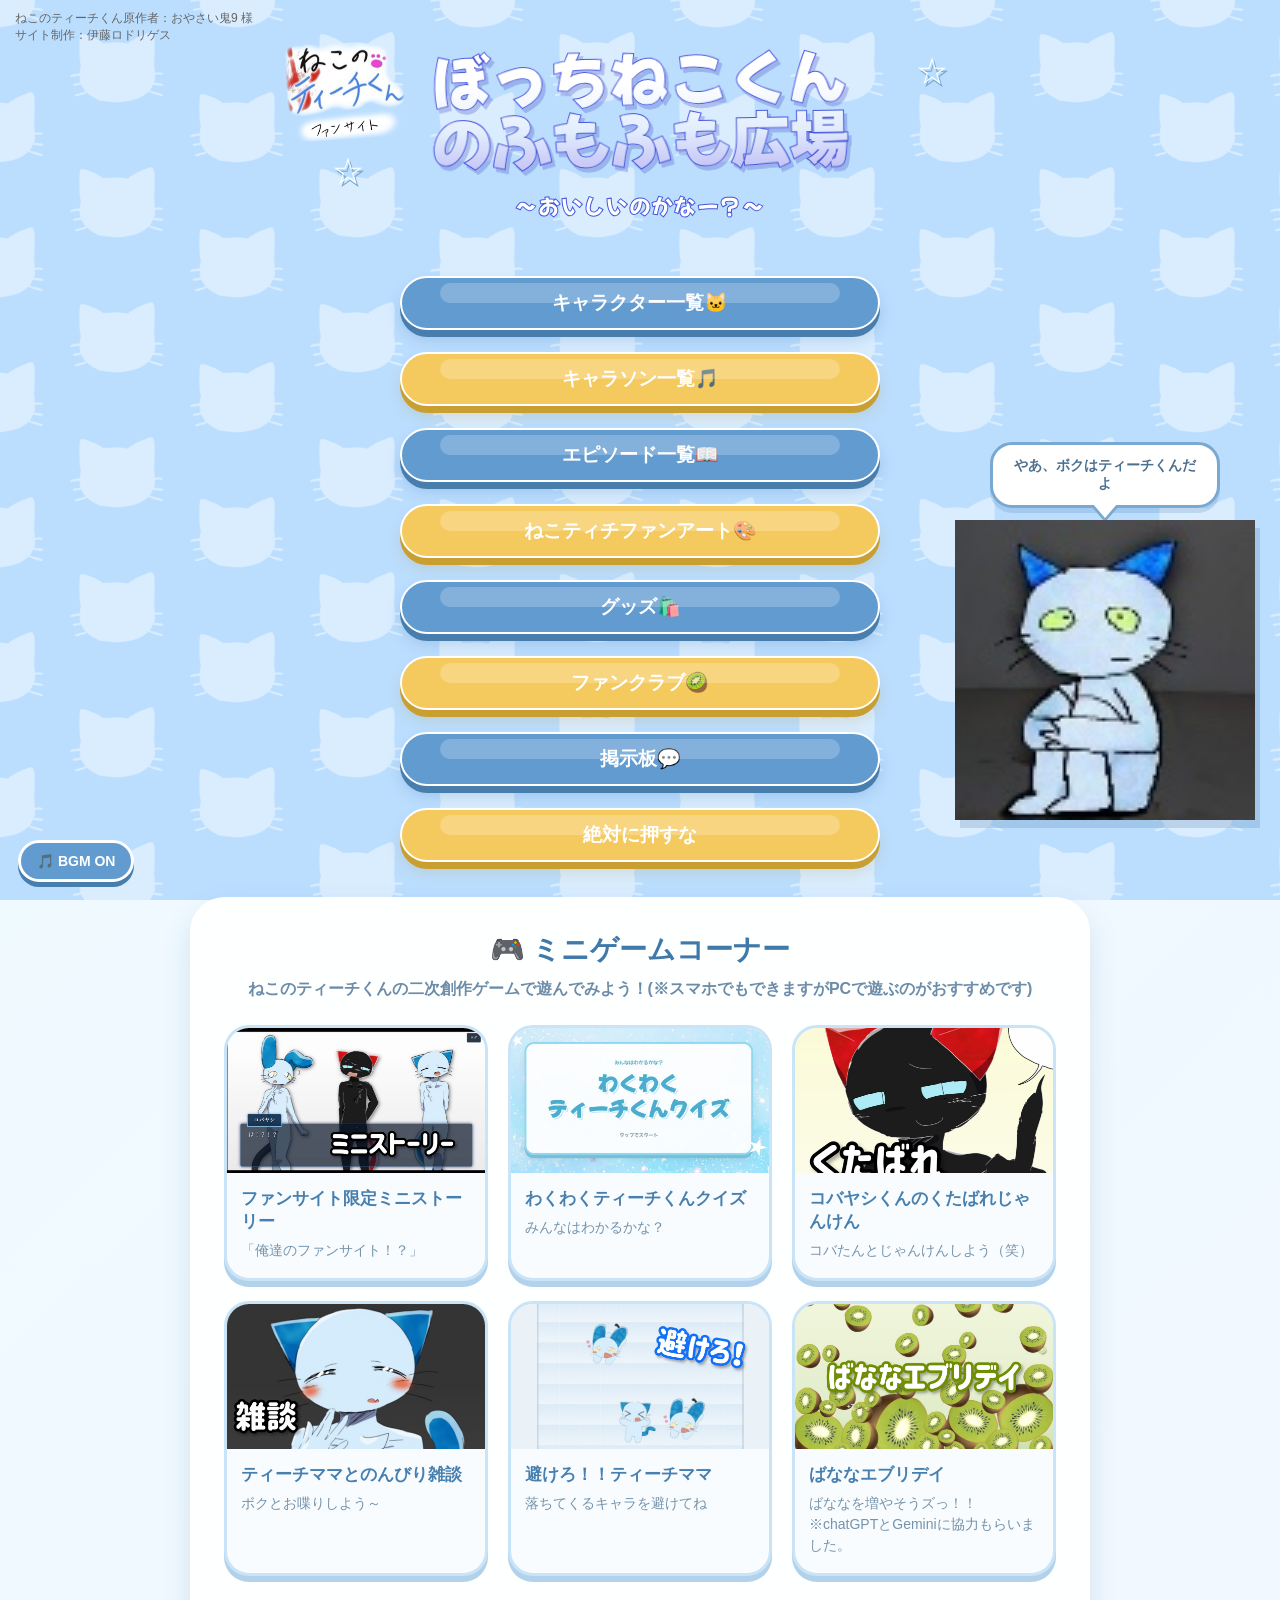
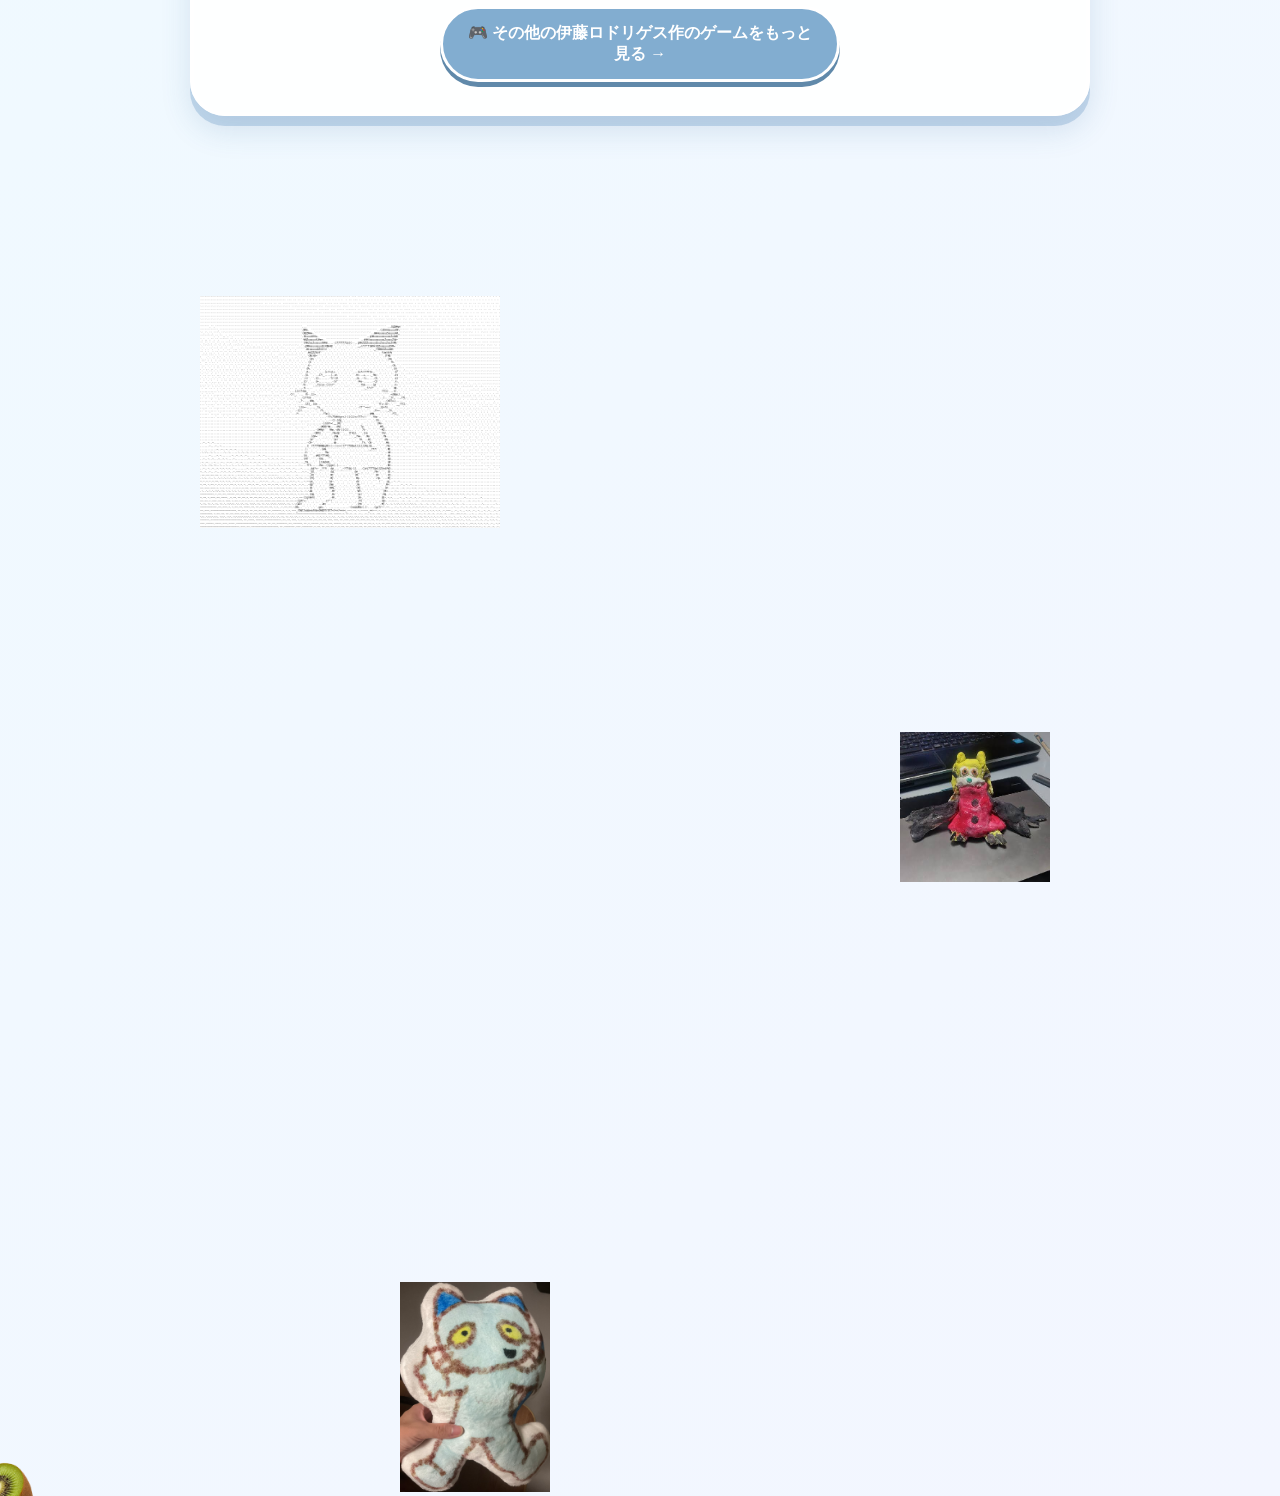
<file: index.html>
<!DOCTYPE html>
<html lang="ja">
<head>
    <meta charset="UTF-8">
    <meta name="viewport" content="width=device-width, initial-scale=1.0">

    <title>ねこのティーチくんファンサイト　ぼっちねこくんのふもふも広場</title>

<meta
    name="description"
    content="ねこのティーチくんのファンサイトです！ファンコンテンツやミニゲーム、掲示板などを楽しめます🥝"
>

<meta
    name="robots"
    content="index, follow"
>

    <link rel="stylesheet" href="css/style.css">
</head>

<body>

    <!-- =========================
         背景
    ========================== -->
    <div class="background"></div>


    <!-- =========================
         メインコンテンツ
    ========================== -->
    <main class="container">

        <!-- =========================
             ヘッダー・サイトタイトル
        ========================== -->
        <header class="site-header">

            <div class="title-row">

    <!-- 公式ロゴ -->
    <div class="title-logo">
    <a
        href="https://youtube.com/@oyasainoni9?si=fCqcww_UuQ9Hox1h"
        target="_blank"
        rel="noopener noreferrer"
    >
        <img
            src="images/logo.png"
            alt="ねこのティーチくん"
            class="site-logo"
        >
    </a>
</div>


    <!-- サイトタイトル -->
    <div class="site-title">

        <div class="site-name-decoration decoration-left">
            ☆
        </div>

        <h1 class="site-name-main" id="gravityTrigger">
    ぼっちねこくん<br>
    のふもふも広場
</h1>

        <p class="catchphrase">
            〜おいしいのかなー？〜
        </p>

        <div class="site-name-decoration decoration-right">
            ☆
        </div>

    </div>

</div>

            </div>

        </header>


        <!-- =========================
             メニューボタン
        ========================== -->
        <nav class="menu">

            <a href="characters.html" class="menu-button">
                キャラクター一覧🐱
            </a>

            <a href="songs.html" class="menu-button">
                キャラソン一覧🎵
            </a>

            <a href="episodes.html" class="menu-button">
                エピソード一覧📖
            </a>

            <a
                href="https://x.com/hashtag/%E3%81%AD%E3%81%93%E3%81%AE%E3%83%86%E3%82%A3%E3%83%BC%E3%83%81%E3%81%8F%E3%82%93"
                class="menu-button"
                target="_blank"
                rel="noopener noreferrer"
            >
                ねこティチファンアート🎨
            </a>

            <a
    href="https://booth.pm/ja/search/%E3%81%AD%E3%81%93%E3%81%AE%E3%83%86%E3%82%A3%E3%83%BC%E3%83%81%E3%81%8F%E3%82%93"
    class="menu-button"
    target="_blank"
    rel="noopener noreferrer"
>
    グッズ🛍️
</a>


            


            <a href="fanclub.html" class="menu-button">
                ファンクラブ🥝
            </a>

            <a href="board.html" class="menu-button">
                掲示板💬
            </a>

            <a href="horror.html" class="menu-button">
                絶対に押すな
            </a>

        </nav>


        <!-- =========================
             ミニゲーム紹介
        ========================== -->
        <section class="games-section">

            <h2>🎮 ミニゲームコーナー</h2>

            <p class="section-description">
                ねこのティーチくんの二次創作ゲームで遊んでみよう！(※スマホでもできますがPCで遊ぶのがおすすめです)
            </p>


            <div class="game-grid">

                <!-- ゲーム① -->
                <a
                    href="https://yoshitatsuyoshitatsu0520-maker.github.io/teach-mini-novel/"
                    class="game-card"
                >
                    <img
                        src="images/games/93f92449-1209-49a3-89a0-b4b708b14c5b.jfif"
                        alt="準備中"
                    >

                    <h3>ファンサイト限定ミニストーリー</h3>

                    <p>
                        「俺達のファンサイト！？」
                    </p>
                </a>


                <!-- ゲーム② -->
                <a
                    href="https://yoshitatsuyoshitatsu0520-maker.github.io/teach-quiz/"
                    class="game-card"
                >
                    <img
                        src="images/games/2.jpg"
                        alt="準備中"
                    >

                    <h3>わくわくティーチくんクイズ</h3>

                    <p>
                        みんなはわかるかな？
                    </p>
                </a>


                <!-- ゲーム③ -->
                <a
                    href="https://yoshitatsuyoshitatsu0520-maker.github.io/kobayashijanken/"
                    class="game-card"
                >
                    <img
                        src="images/games/ee6d8893-c83d-4713-a32d-7119b4601365.jfif"
                        alt="準備中"
                    >

                    <h3>コバヤシくんのくたばれじゃんけん</h3>

                    <p>
                        コバたんとじゃんけんしよう（笑）
                    </p>
                </a>

                <a
                    href="https://yoshitatsuyoshitatsu0520-maker.github.io/teach-zatudan/"
                    class="game-card"
                >
                    <img
                        src="images/games/F8D59499-FA9B-4F0E-8724-55F1CEFD935D.jpg"
                        alt="準備中"
                    >

                    <h3>ティーチママとのんびり雑談</h3>

                    <p>
                        ボクとお喋りしよう～
                    </p>
                </a>

                <a
                    href="https://yoshitatsuyoshitatsu0520-maker.github.io/dodge-teach/"
                    class="game-card"
                >
                    <img
                        src="images/games/46D64868-A54D-4868-802B-340BECE7CB43.jpg"
                        alt="準備中"
                    >

                    <h3>避けろ！！ティーチママ</h3>

                    <p>
                        落ちてくるキャラを避けてね
                    </p>
                </a>

                <a
                    href="https://yoshitatsuyoshitatsu0520-maker.github.io/banana/"
                    class="game-card"
                >
                    <img
                        src="images/games/0C508807-83B9-482D-BC97-92E4C74FFDA8.jpg"
                        alt="準備中"
                    >

                    <h3>ばななエブリデイ</h3>

                    <p>
                        ばななを増やそうズっ！！※chatGPTとGeminiに協力もらいました。
                    </p>
                </a>

                

            </div>


            <!-- ゲーム一覧 -->
            <a href="https://yoshitatsuyoshitatsu0520-maker.github.io/Rodriguez-Homepage/game.html" class="more-button">
                🎮 その他の伊藤ロドリゲス作のゲームをもっと見る →
            </a>

        </section>

    </main>


    <!-- =========================
         ティーチくん
    ========================== -->
    <div class="teach-character">

        <div id="teachBubble" class="teach-bubble">
            やあ、ボクはティーチくんだよ
        </div>

        <img
            src="images/teach.png"
            alt="ティーチくん"
            id="teachImage"
        >

    </div>


    <!-- =========================
         BGM
    ========================== -->
    <div class="bgm-control">

        <button id="bgmButton" type="button">
            🎵 BGM ON
        </button>

        <audio id="bgm" loop>
            <source src="audio/bgm.mp3" type="audio/mpeg">
        </audio>

    </div>
<div class="aa-container">

<a href="https://x.com/dameruhen" target="_blank">
<img
    src="images/AA.png"
    class="aa-image"
>
</a>
<img
    src="images/eb7d62f5-c356-46bf-906e-d9b760c4e367.png"
    class="f-image"
>
<a href="https://www.pixiv.net/users/14104709" target="_blank">
<img
    src="images/835F22D7-29B0-4A16-807B-B58348DBC132.jpg"
    class="t-image"
>
</a>
</div>
    <!-- =========================
         クレジット
    ========================== -->
    <footer class="credit">

        <span>
            ねこのティーチくん原作者：おやさい鬼9 様<br>
        </span>

        <span>
            サイト制作：伊藤ロドリゲス
        </span>

    </footer>
<audio id="horrorSound" preload="auto">
    <source src="audio/no.mp3" type="audio/mpeg">
</audio>
<link rel="preconnect" href="https://fonts.googleapis.com">
<link rel="preconnect" href="https://fonts.gstatic.com" crossorigin>

<link
    href="https://fonts.googleapis.com/css2?family=Mochiy+Pop+One&display=swap"
    rel="stylesheet"



>


<img id="cursorKiwi" src="images/kiwi.png" alt="">
<!-- 隠しコメント -->
<div id="secretComment"></div>

<!-- 合言葉ポップアップ -->
<div id="secretPopup">
    <div class="secretPopupBox">
        <p id="secretMessage">
            よく見つけたなｗ<br>
            合言葉を教えてやるよ、<br>
            『ねこはねこでもふもふものねこ』だ！<br>
            覚えときな
        </p>

        <button id="secretClose">閉じる</button>
    </div>
</div>
<!-- 合言葉入力画面 -->
<div id="passwordPopup">
    <div class="passwordBox">

        <h2>秘密の合言葉</h2>

        <p>合言葉を言え</p>

        <input
            type="text"
            id="passwordInput"
            placeholder="ここに入力"
        >

        <button id="passwordButton">
            確認
        </button>

        <p id="passwordResult"></p>

        <button id="passwordClose">
            閉じる
        </button>

    </div>
</div>
<script>
/* =========================================
   サイト名クリック：無重力モード
========================================= */

const gravityTrigger =
    document.getElementById("gravityTrigger");

let gravityActive = false;

gravityTrigger.addEventListener("click", () => {

    /* 発動中なら無視 */
    if (gravityActive) return;

    gravityActive = true;

    document.body.classList.add("gravity-active");


    /*
     * 無重力にするもの
     *
     * サイト名
     * 左右の星
     * 公式ロゴ
     * メニューボタン
     * ゲームコーナー
     * その他ゲームボタン
     * ティーチくん
     * BGMボタン
     * クレジット
     *
     * ※キウイは別処理
     */
    const targets = document.querySelectorAll(
        ".site-title, " +
        ".title-logo, " +
        ".menu-button, " +
        ".games-section, " +
        ".teach-character, " +
        ".bgm-control, " +
        ".credit, " +
        ".more-button"
    );


    targets.forEach((element) => {

        /* ランダムな移動距離 */

        const x =
            (Math.random() * 1400 - 700) + "px";

        const y =
            (Math.random() * 900 - 450) + "px";


        /* ランダム回転 */

        const r =
            (Math.random() * 1200 - 600) + "deg";


        /* ランダムサイズ */

        const s =
            (0.75 + Math.random() * 0.6).toFixed(2);


        element.style.setProperty("--gx", x);
        element.style.setProperty("--gy", y);
        element.style.setProperty("--gr", r);
        element.style.setProperty("--gs", s);


        /* 無重力開始 */

        element.classList.add("gravity-floating");

    });


    /*
     * キウイはカーソル追従を維持しながら
     * 無重力っぽく動かす
     */

    const kiwi =
        document.getElementById("cursorKiwi");

    if (kiwi) {

        kiwi.classList.add("gravity-kiwi");

    }


    /*
     * 10秒後に全部元へ戻す
     */

    setTimeout(() => {

        targets.forEach((element) => {

            element.classList.remove(
                "gravity-floating"
            );

            element.style.removeProperty("--gx");
            element.style.removeProperty("--gy");
            element.style.removeProperty("--gr");
            element.style.removeProperty("--gs");

        });


        /* キウイも通常状態へ */

        if (kiwi) {
            kiwi.classList.remove("gravity-kiwi");
        }


        document.body.classList.remove(
            "gravity-active"
        );


        gravityActive = false;

    }, 10000);

});
</script>
<script>
/* =========================================
   f-image ホラー・バグ演出
========================================= */

const horrorImage = document.querySelector(".f-image");

if (horrorImage) {

    horrorImage.addEventListener("click", () => {

        /* すでに発動中なら無視 */
        if (document.body.classList.contains("horror-glitch")) {
            return;
        }


        /* 効果音 */

        const horrorSound =
            document.getElementById("horrorSound");

        if (horrorSound) {

            horrorSound.currentTime = 0;
            horrorSound.volume = 0.8;
            horrorSound.play();

        }


        /* BGM */

        const bgm =
            document.getElementById("bgm");

        if (bgm) {

            /* BGMをスローモーションにする */
            bgm.playbackRate = 0.30;

        }


        /* バグ開始 */

        document.body.classList.add(
            "horror-glitch"
        );

        horrorImage.classList.add(
            "horror-image"
        );


        /* ERROR文字 */

        const errorText =
            document.createElement("div");

        errorText.className =
            "horror-error";

        errorText.textContent =
            "タｽケテ";

        document.body.appendChild(
            errorText
        );


        /* 14秒後に元へ戻す */

        setTimeout(() => {

            document.body.classList.remove(
                "horror-glitch"
            );

            horrorImage.classList.remove(
                "horror-image"
            );

            errorText.remove();


            /* BGMを通常速度へ戻す */

            if (bgm) {

                bgm.playbackRate = 1.0;

            }

        }, 14000);

    });

}
</script>


<!-- =========================
     JavaScript
========================= -->
<script src="js/teach.js"></script>


</body>
</html>
</file>
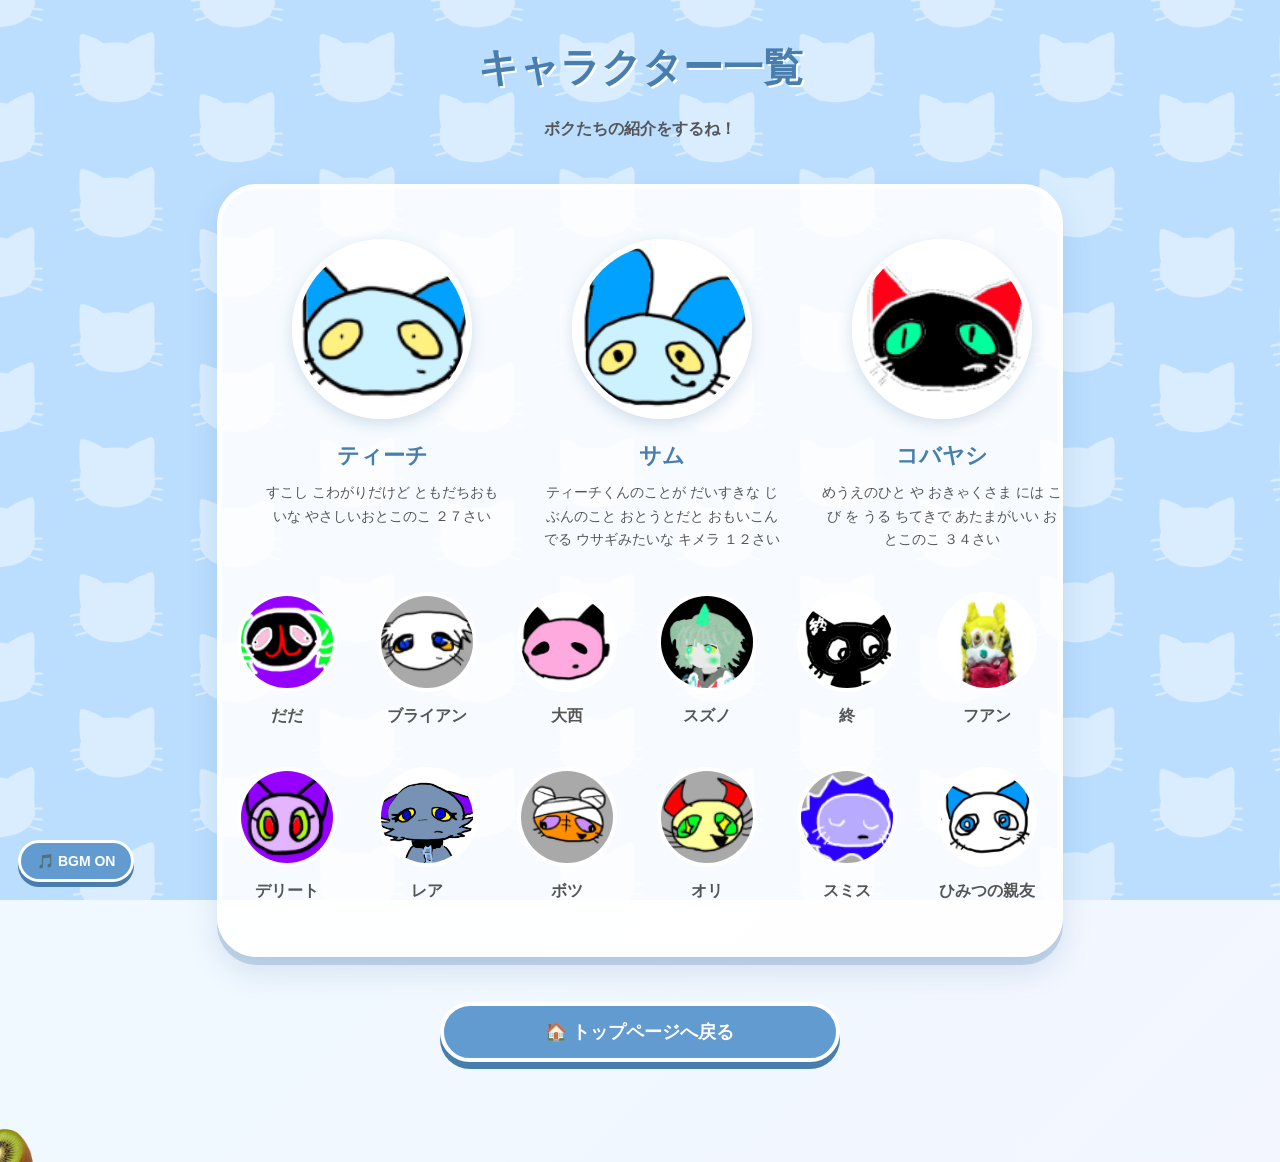
<file: characters.html>
<!DOCTYPE html>
<html lang="ja">

<head>
    <meta charset="UTF-8">
    <meta name="viewport" content="width=device-width, initial-scale=1.0">

    <title>キャラクター一覧｜ぼっちねこくんのふもふも広場</title>

    <link rel="stylesheet" href="css/style.css">

    <link rel="preconnect" href="https://fonts.googleapis.com">
    <link rel="preconnect" href="https://fonts.gstatic.com" crossorigin>

    <link
        href="https://fonts.googleapis.com/css2?family=Mochiy+Pop+One&display=swap"
        rel="stylesheet"
    >
</head>


<body>

    <!-- =========================
         背景
    ========================== -->
    <div class="background"></div>


    <!-- =========================
         メインコンテンツ
    ========================== -->
    <main class="container character-page">


        <!-- =========================
             ページタイトル
        ========================== -->
        <header class="page-header">

            <h1>キャラクター一覧</h1>

            <p>
                ボクたちの紹介をするね！
            </p>

        </header>



        <!-- =========================
             主要キャラクター
        ========================== -->
        <section class="characters-section">

    <div class="character-list">


        <!-- 主要キャラクター -->

        <div class="main-character-card">

            <img
                src="images/characters/teach2.png"
                alt="ティーチ"
            >

            <h3>ティーチ</h3>

            <p>
                すこし こわがりだけど ともだちおもいな やさしいおとこのこ ２７さい
            </p>

        </div>
        
        <div class="main-character-card">

            <img
                src="images/characters/sam.png"
                alt="サム"
            >

            <h3>サム</h3>

            <p>
                ティーチくんのことが だいすきな じぶんのこと おとうとだと おもいこんでる ウサギみたいな キメラ １２さい
            </p>

        </div>

        <div class="main-character-card">

            <img
                src="images/characters/kobayashi.png"
                alt="コバヤシ"
            >

            <h3>コバヤシ</h3>

            <p>
                めうえのひと や おきゃくさま には こび を うる ちてきで あたまがいい おとこのこ ３４さい
            </p>

        </div>




        <!-- その他のキャラクター -->

        <div class="character-icon-card">
            <img src="images/characters/character04.png" alt="">
            <p>だだ</p>
        </div>

        <div class="character-icon-card">
            <img src="images/characters/character05.png" alt="">
            <p>ブライアン</p>
        </div>

        <div class="character-icon-card">
            <img src="images/characters/character06.png" alt="">
            <p>大西</p>
        </div>

        <div class="character-icon-card">
            <img src="images/characters/character07.png" alt="">
            <p>スズノ</p>
        </div>

        <div class="character-icon-card">
            <img src="images/characters/character08.png" alt="">
            <p>終</p>
        </div>
        <div class="character-icon-card">
            <img src="images/characters/character09.png" alt="">
            <p>フアン</p>
        </div>
        <div class="character-icon-card">
            <img src="images/characters/character10.png" alt="">
            <p>デリート</p>
        </div>
        <div class="character-icon-card">
            <img src="images/characters/character11.png" alt="">
            <p>レア</p>
        </div>
        <div class="character-icon-card">
            <img src="images/characters/character12.png" alt="">
            <p>ボツ</p>
        </div>

        <div class="character-icon-card">
            <img src="images/characters/character13.png" alt="">
            <p>オリ</p>
        </div>

        <div class="character-icon-card">
            <img src="images/characters/character14.png" alt="">
            <p>スミス</p>
        </div>

        <div class="character-icon-card">
            <img src="images/characters/character15.png" alt="">
            <p>ひみつの親友</p>
        </div>

    </div>

</section>


        <!-- =========================
             戻るボタン
        ========================== -->
        <a
            href="index.html"
            class="back-button"
        >
            🏠 トップページへ戻る
        </a>


    </main>

<!-- =========================
     BGM
========================= -->
<div class="bgm-control">

    <button id="bgmButton" type="button">
        🎵 BGM ON
    </button>

    <audio id="bgm" loop>
        <source src="audio/bgm.mp3" type="audio/mpeg">
    </audio>

</div>


<!-- =========================
     キウイ
========================= -->
<img
    id="cursorKiwi"
    src="images/kiwi.png"
    alt=""
>


<!-- =========================
     JavaScript
========================= -->
<script src="js/teach.js"></script>

</body>
</html>
</file>
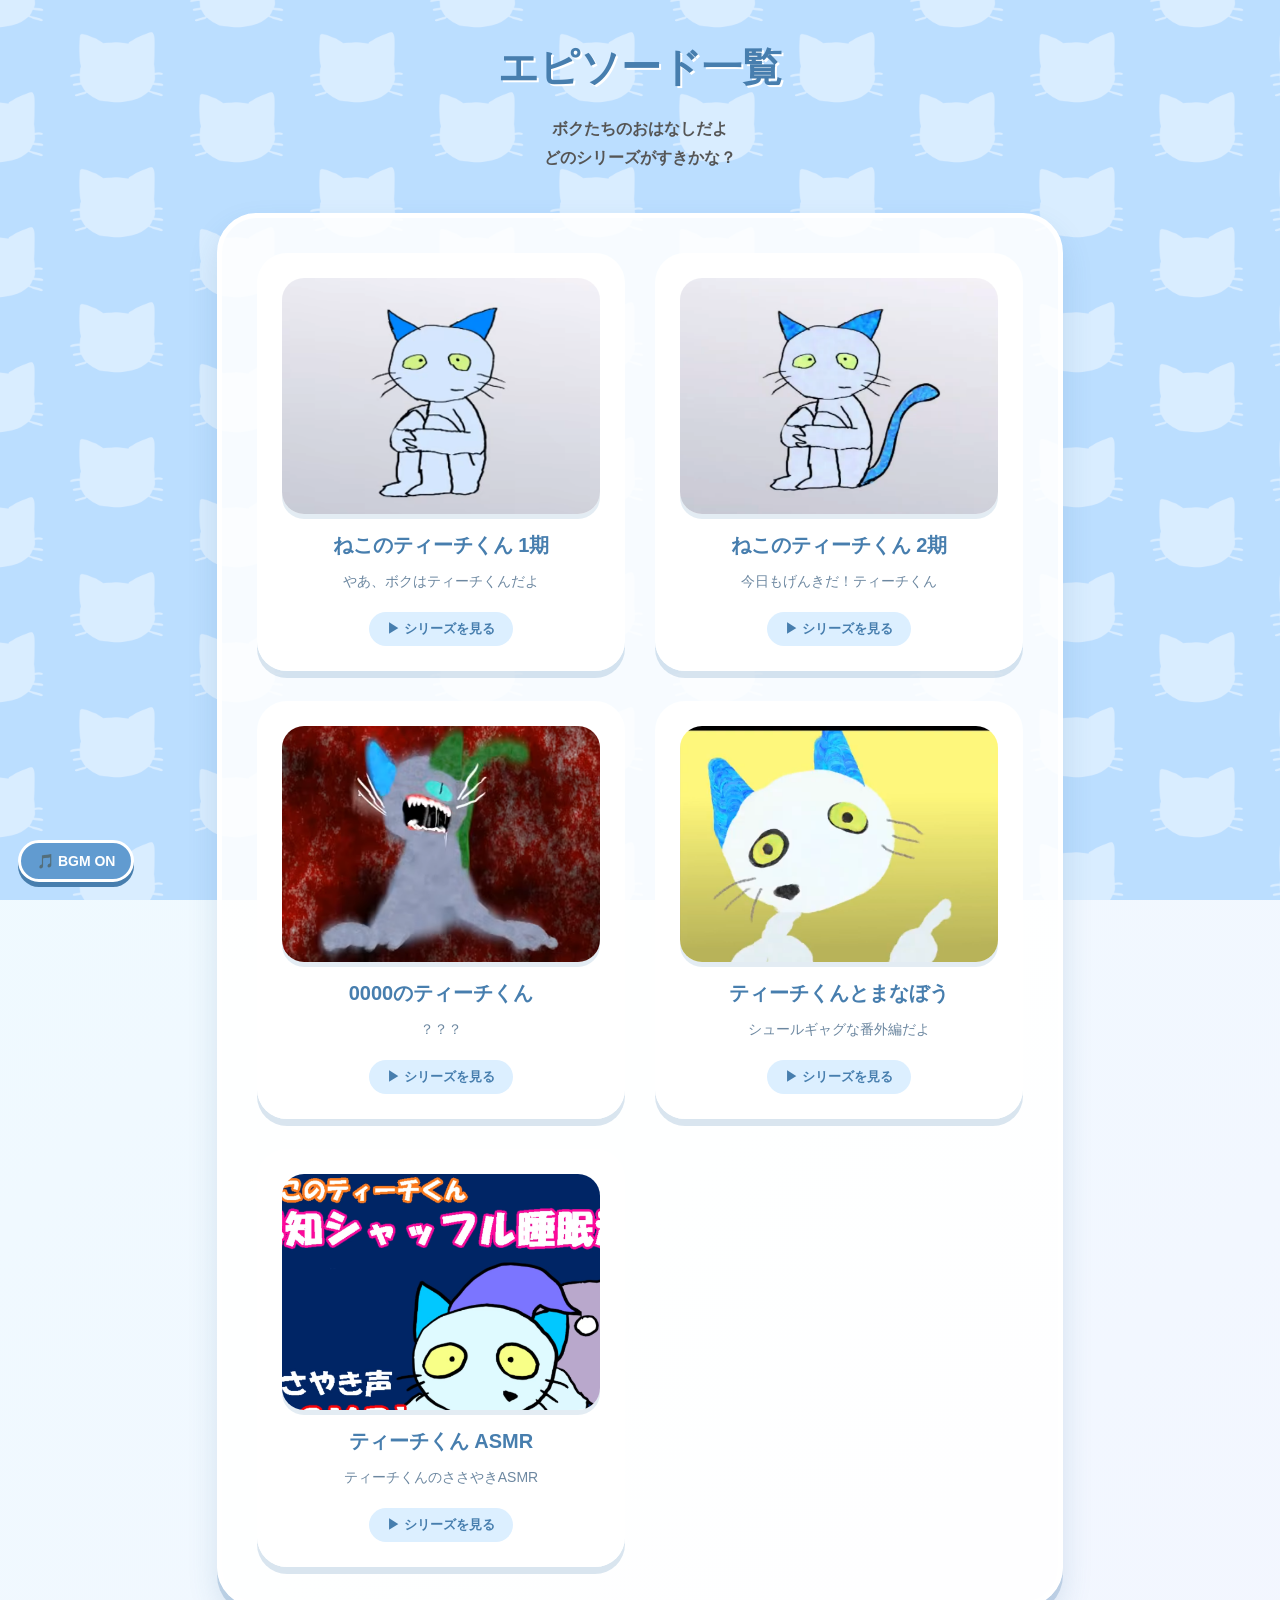
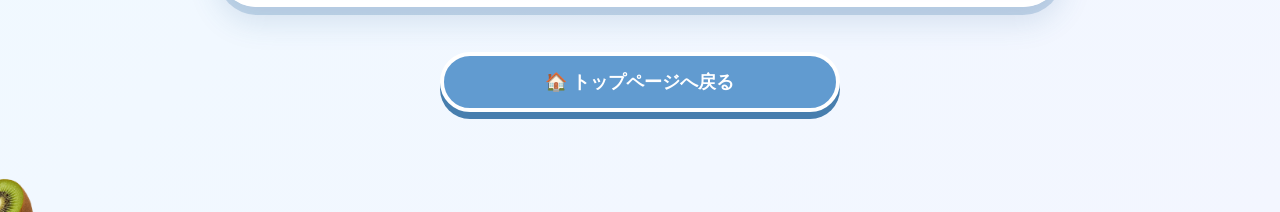
<file: episodes.html>
<!DOCTYPE html>
<html lang="ja">

<head>
    <meta charset="UTF-8">
    <meta name="viewport" content="width=device-width, initial-scale=1.0">

    <title>エピソード一覧｜ぼっちねこくんのふもふも広場</title>

    <link rel="stylesheet" href="css/style.css">

    <link rel="preconnect" href="https://fonts.googleapis.com">
    <link rel="preconnect" href="https://fonts.gstatic.com" crossorigin>

    <link
        href="https://fonts.googleapis.com/css2?family=Mochiy+Pop+One&display=swap"
        rel="stylesheet"
    >
</head>

<body>

<div class="background"></div>

<main class="container character-page">

    <!-- =========================
         ページタイトル
    ========================== -->

    <header class="page-header">

        <h1>エピソード一覧</h1>

        <p>
            ボクたちのおはなしだよ<br>
            どのシリーズがすきかな？
        </p>

    </header>


    <!-- =========================
         シリーズ一覧
    ========================== -->

    <section class="characters-section">

        <div class="episode-list">


            <!-- ねこのティーチくん 1期 -->

            <a
                href="https://youtube.com/playlist?list=PL53EcsT_0J1yFG4XY0k_cZzAO-qG5XnTH&si=4D75NbX1BA39SVbm"
                target="_blank"
                rel="noopener noreferrer"
                class="episode-card"
            >

                    <img
        src="images/episodes/1.png"
        alt="ねこのティーチくん 1期"
        class="episode-thumbnail"
    >
                <h3>
                    ねこのティーチくん 1期
                </h3>

                <p>
                    やあ、ボクはティーチくんだよ
                </p>

                <span>
                    ▶ シリーズを見る
                </span>

            </a>


            <!-- ねこのティーチくん 2期 -->

            <a
                href="https://youtube.com/playlist?list=PL53EcsT_0J1z75KNVpRBxupFfsNdxL6Jz&si=8w92L-mcDTuMtStU"
                target="_blank"
                rel="noopener noreferrer"
                class="episode-card"
            >

                    <img
        src="images/episodes/2.png"
        alt="ねこのティーチくん ２期"
        class="episode-thumbnail"
    >

                <h3>
                    ねこのティーチくん 2期
                </h3>

                <p>
                    今日もげんきだ！ティーチくん
                </p>

                <span>
                    ▶ シリーズを見る
                </span>

            </a>


            <!-- 番外編 -->

            <a
                href="https://youtube.com/playlist?list=PL53EcsT_0J1zKOKY2z-v67I8CmUkWbPMp&si=cA0IT_8X_0bRcY-n"
                target="_blank"
                rel="noopener noreferrer"
                class="episode-card"
            >

                    <img
        src="images/episodes/3.png"
        alt="ねこのティーチくん 1期"
        class="episode-thumbnail"
    >

                <h3>
                    0000のティーチくん
                </h3>

                <p>
                    ？？？
                </p>

                <span>
                    ▶ シリーズを見る
                </span>

            </a>


            <!-- その他 -->

            <a
                href="https://youtube.com/playlist?list=PL53EcsT_0J1zJOqlbbMyOfiLEJQDx-w2g&si=a916sTqFr2-jKAR1"
                target="_blank"
                rel="noopener noreferrer"
                class="episode-card"
            >

                    <img
        src="images/episodes/4.png"
        alt="ねこのティーチくん 1期"
        class="episode-thumbnail"
    >

                <h3>
                    ティーチくんとまなぼう
                </h3>

                <p>
                    シュールギャグな番外編だよ
                </p>

                <span>
                    ▶ シリーズを見る
                </span>

            </a>

            <a
                href="https://youtube.com/playlist?list=PL53EcsT_0J1z-INYZ6rdVkcVoCqisxYN2&si=bk-jZSW3R7qNtJee"
                target="_blank"
                rel="noopener noreferrer"
                class="episode-card"
            >

                    <img
        src="images/episodes/5.png"
        alt="ねこのティーチくん 1期"
        class="episode-thumbnail"
    >

                <h3>
                    ティーチくん ASMR
                </h3>

                <p>
                    ティーチくんのささやきASMR
                </p>

                <span>
                    ▶ シリーズを見る
                </span>

            </a>


        </div>

    </section>


    <!-- =========================
         戻るボタン
    ========================== -->

    <a href="index.html" class="back-button">
        🏠 トップページへ戻る
    </a>

</main>


<!-- =========================
     BGM
========================== -->

<div class="bgm-control">

    <button id="bgmButton" type="button">
        🎵 BGM ON
    </button>

    <audio id="bgm" loop>
        <source src="audio/bgm.mp3" type="audio/mpeg">
    </audio>

</div>


<!-- キウイ -->

<img
    id="cursorKiwi"
    src="images/kiwi.png"
    alt=""
>


<script src="js/teach.js"></script>

</body>
</html>
</file>
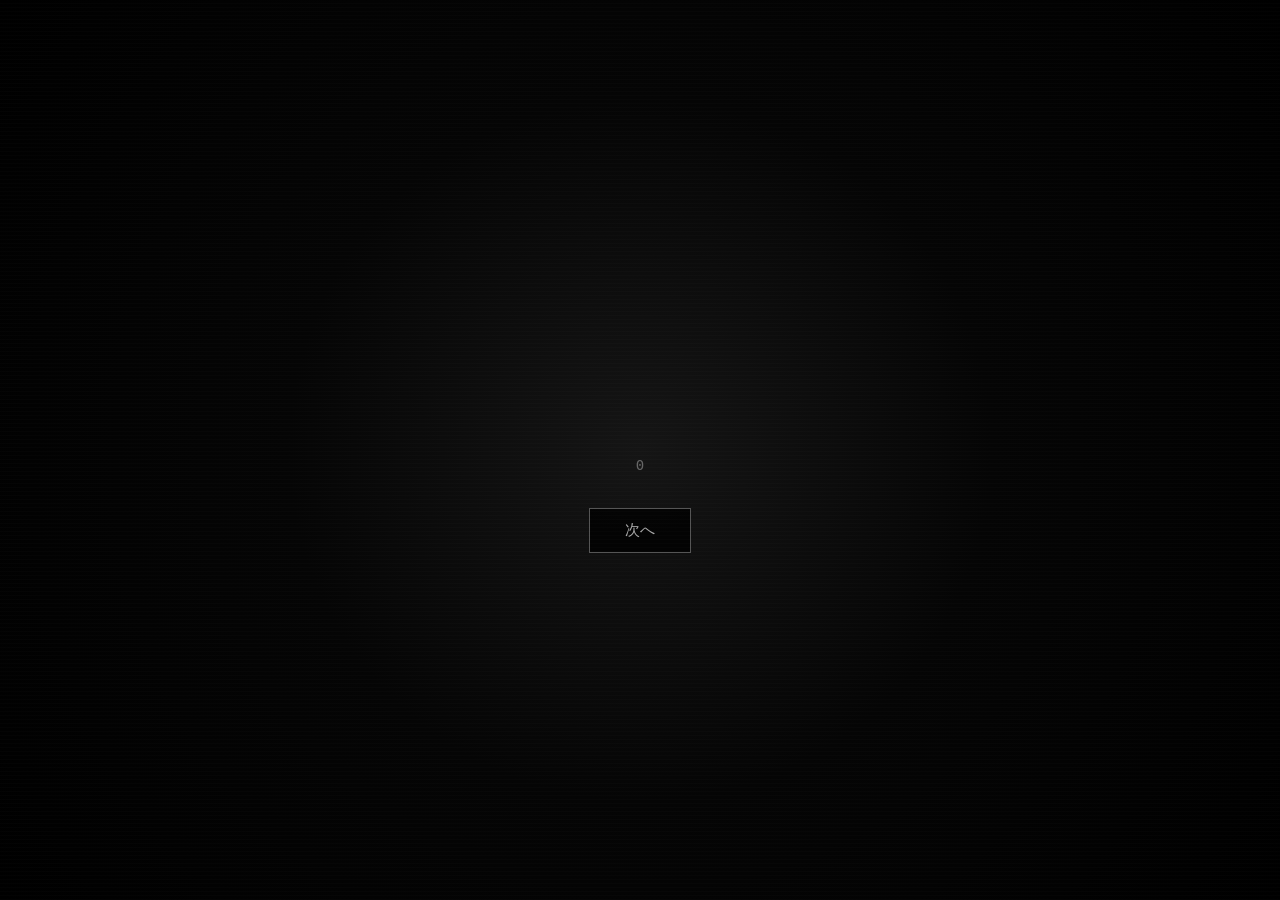
<file: horror.html>
```html
<!DOCTYPE html>
<html lang="ja">
<head>
<meta charset="UTF-8">
<meta name="viewport" content="width=device-width, initial-scale=1.0">
<title>繝懊け縺ｮ縺薙→縲∬ｦ九▽縺代■繧?▲縺溘ｓ縺??縲?</title>

<style>
* {
  box-sizing: border-box;
}

html,
body {
  margin: 0;
  width: 100%;
  height: 100%;
  overflow: hidden;
  background: #000;
  color: #eee;
  font-family: serif;
}

body {
  position: relative;
}

/* 全体の暗闇 */
#screen {
  position: fixed;
  inset: 0;
  display: flex;
  align-items: center;
  justify-content: center;
  background:
    radial-gradient(circle at center, #151515 0%, #050505 45%, #000 100%);
  transition: filter 0.2s;
}

/* ノイズ */
#screen::before {
  content: "";
  position: absolute;
  inset: 0;
  pointer-events: none;
  opacity: 0.15;
  background:
    repeating-linear-gradient(
      0deg,
      rgba(255,255,255,0.08) 0px,
      rgba(255,255,255,0.08) 1px,
      transparent 1px,
      transparent 4px
    );
  z-index: 20;
}

/* 赤フラッシュ */
.red-flash {
  position: fixed;
  inset: 0;
  background: #f00;
  opacity: 0;
  pointer-events: none;
  z-index: 100;
}

.red-flash.active {
  animation: redFlash 0.18s ease-out;
}

.red-flash.strong {
  animation: strongRedFlash 0.35s ease-out;
}

@keyframes redFlash {
  0% {
    opacity: 0;
  }
  25% {
    opacity: 0.65;
  }
  45% {
    opacity: 0.15;
  }
  65% {
    opacity: 0.5;
  }
  100% {
    opacity: 0;
  }
}

@keyframes strongRedFlash {
  0% {
    opacity: 0;
  }
  20% {
    opacity: 0.9;
  }
  35% {
    opacity: 0.25;
  }
  50% {
    opacity: 0.75;
  }
  70% {
    opacity: 0.1;
  }
  100% {
    opacity: 0;
  }
}

/* 中央コンテンツ */
.content {
  position: relative;
  z-index: 10;
  width: min(90%, 700px);
  text-align: center;
}

.message {
  min-height: 90px;
  display: flex;
  align-items: center;
  justify-content: center;
  font-size: clamp(20px, 4vw, 34px);
  line-height: 1.8;
  letter-spacing: 0.12em;
  text-shadow:
    0 0 5px #fff,
    0 0 15px #666;
  white-space: pre-wrap;
}

.counter {
  margin-top: 20px;
  font-family: monospace;
  font-size: 14px;
  color: #666;
}

/* ボタン */
.next {
  margin-top: 35px;
  padding: 12px 35px;
  border: 1px solid #555;
  background: rgba(0,0,0,0.8);
  color: #aaa;
  cursor: pointer;
  font-size: 15px;
  transition: 0.2s;
}

.next:hover {
  color: #fff;
  border-color: #fff;
  box-shadow: 0 0 15px #fff;
}

/* グリッチ */
.glitch {
  animation: glitch 0.12s infinite;
}

@keyframes glitch {
  0% {
    transform: translate(0);
  }
  20% {
    transform: translate(-3px, 2px);
  }
  40% {
    transform: translate(3px, -2px);
  }
  60% {
    transform: translate(-2px, -1px);
  }
  80% {
    transform: translate(2px, 1px);
  }
  100% {
    transform: translate(0);
  }
}

/* 影 */
.shadow {
  position: fixed;
  width: 120px;
  height: 300px;
  background: #000;
  filter: blur(15px);
  opacity: 0;
  z-index: 3;
  pointer-events: none;
}

.shadow.show {
  animation: shadowAppear 2s forwards;
}

@keyframes shadowAppear {
  0% {
    opacity: 0;
  }
  30% {
    opacity: 0.8;
  }
  80% {
    opacity: 0.4;
  }
  100% {
    opacity: 0;
  }
}

/* 目 */
.eye {
  position: fixed;
  width: 25px;
  height: 25px;
  border-radius: 50%;
  background: #eee;
  box-shadow:
    0 0 10px #fff,
    0 0 25px #fff;
  opacity: 0;
  z-index: 5;
  pointer-events: none;
}

.eye.show {
  animation: eyeAppear 1.5s forwards;
}

@keyframes eyeAppear {
  0% {
    opacity: 0;
    transform: scale(0.2);
  }
  20% {
    opacity: 1;
    transform: scale(1);
  }
  80% {
    opacity: 1;
  }
  100% {
    opacity: 0;
  }
}

/* 最終画面 */
.break-screen {
  position: fixed;
  inset: 0;
  background: #000;
  display: none;
  align-items: center;
  justify-content: center;
  z-index: 200;
  color: #f00;
  text-align: center;
}

.break-screen::before {
  content: "";
  position: absolute;
  inset: -20px;
  background:
    repeating-linear-gradient(
      0deg,
      transparent 0px,
      transparent 2px,
      rgba(255,0,0,0.08) 3px,
      transparent 4px
    );
  pointer-events: none;
}

.break-text {
  position: relative;
  z-index: 2;
  font-size: clamp(25px, 6vw, 65px);
  font-weight: bold;
  letter-spacing: 0.2em;
  text-shadow:
    0 0 5px #f00,
    0 0 20px #f00,
    0 0 50px #900;
}

/* 超激しい画面揺れ */
.break-screen.active {
  display: flex;
  animation:
    violentShake 0.08s infinite,
    finalPulse 0.4s infinite alternate;
}

@keyframes violentShake {
  0% {
    transform: translate(0, 0) rotate(0deg);
  }
  10% {
    transform: translate(-8px, 5px) rotate(-0.8deg);
  }
  20% {
    transform: translate(10px, -7px) rotate(0.9deg);
  }
  30% {
    transform: translate(-12px, -4px) rotate(-1deg);
  }
  40% {
    transform: translate(9px, 8px) rotate(0.8deg);
  }
  50% {
    transform: translate(-10px, -9px) rotate(-0.7deg);
  }
  60% {
    transform: translate(12px, 3px) rotate(1deg);
  }
  70% {
    transform: translate(-7px, 9px) rotate(-0.8deg);
  }
  80% {
    transform: translate(11px, -6px) rotate(0.7deg);
  }
  90% {
    transform: translate(-12px, 5px) rotate(-1deg);
  }
  100% {
    transform: translate(0, 0) rotate(0deg);
  }
}

@keyframes finalPulse {
  from {
    filter: brightness(0.7) contrast(1.2);
  }
  to {
    filter: brightness(1.8) contrast(1.8);
  }
}

/* 戻るボタン */
.back {
  position: absolute;
  bottom: 30px;
  left: 50%;
  transform: translateX(-50%);
  padding: 10px 25px;
  border: 1px solid #400;
  color: #700;
  background: #000;
  cursor: pointer;
  z-index: 10;
}

.back:hover {
  color: #f00;
  border-color: #f00;
}
</style>
</head>

<body>
<audio
    id="bgm"
    src="audio/no.mp3"
    loop
></audio>
<div id="screen">

  <div class="content">

    <div id="message" class="message"></div>

    <div id="counter" class="counter">
      0
    </div>

    <button id="next" class="next">
      次へ
    </button>

  </div>

</div>

<div id="redFlash" class="red-flash"></div>

<div id="shadow" class="shadow"></div>

<div id="eye" class="eye"></div>

<div id="breakScreen" class="break-screen">

  <div class="break-text">
    險ｱ縺輔↑縺?ｮｺ縺呵ｨｱ縺輔↑縺?ｮｺ縺呵ｨｱ縺輔↑縺?ｮｺ縺呵ｨｱ縺輔↑縺?ｮｺ縺呵ｨｱ縺輔↑縺?ｮｺ縺呵ｨｱ縺輔↑縺?ｮｺ縺呵ｨｱ縺輔↑縺?ｮｺ縺呵ｨｱ縺輔↑縺?ｮｺ縺呵ｨｱ縺輔↑縺?ｮｺ縺呵ｨｱ縺輔↑縺?ｮｺ縺呵ｨｱ縺輔↑縺?ｮｺ縺呵ｨｱ縺輔↑縺?ｮｺ縺呵ｨｱ縺輔↑縺?ｮｺ縺呵ｨｱ縺輔↑縺?ｮｺ縺呵ｨｱ縺輔↑縺?ｮｺ縺呵ｨｱ縺輔↑縺?ｮｺ縺呵ｨｱ縺輔↑縺?ｮｺ縺呵ｨｱ縺輔↑縺?ｮｺ縺呵ｨｱ縺輔↑縺?ｮｺ縺呵ｨｱ縺輔↑縺?ｮｺ縺呵ｨｱ縺輔↑縺?ｮｺ縺呵ｨｱ縺輔↑縺?ｮｺ縺呵ｨｱ縺輔↑縺?ｮｺ縺呵ｨｱ縺輔↑縺?ｮｺ縺呵ｨｱ縺輔↑縺?ｮｺ縺呵ｨｱ縺輔↑縺?ｮｺ縺呵ｨｱ縺輔↑縺?ｮｺ縺呵ｨｱ縺輔↑縺?ｮｺ縺?
險ｱ縺輔↑縺?ｮｺ縺呵ｨｱ縺輔↑縺?ｮｺ縺呵ｨｱ縺輔↑縺?ｮｺ縺呵ｨｱ縺輔↑縺?ｮｺ縺呵ｨｱ縺輔↑縺?ｮｺ縺呵ｨｱ縺輔↑縺?ｮｺ縺呵ｨｱ縺輔↑縺?ｮｺ縺呵ｨｱ縺輔↑縺?ｮｺ縺呵ｨｱ縺輔↑縺?ｮｺ縺呵ｨｱ縺輔↑縺?ｮｺ縺呵ｨｱ縺輔↑縺?ｮｺ縺呵ｨｱ縺輔↑縺?ｮｺ縺呵ｨｱ縺輔↑縺?ｮｺ縺呵ｨｱ縺輔↑縺?ｮｺ縺呵ｨｱ縺輔↑縺?ｮｺ縺呵ｨｱ縺輔↑縺?ｮｺ縺呵ｨｱ縺輔↑縺?ｮｺ縺呵ｨｱ縺輔↑縺?ｮｺ縺呵ｨｱ縺輔↑縺?ｮｺ縺呵ｨｱ縺輔↑縺?ｮｺ縺呵ｨｱ縺輔↑縺?ｮｺ縺呵ｨｱ縺輔↑縺?ｮｺ縺呵ｨｱ縺輔↑縺?ｮｺ縺呵ｨｱ縺輔↑縺?ｮｺ縺呵ｨｱ縺輔↑縺?ｮｺ縺呵ｨｱ縺輔↑縺?ｮｺ縺呵ｨｱ縺輔↑縺?ｮｺ縺呵ｨｱ縺輔↑縺?ｮｺ縺?
險ｱ縺輔↑縺?ｮｺ縺呵ｨｱ縺輔↑縺?ｮｺ縺呵ｨｱ縺輔↑縺?ｮｺ縺呵ｨｱ縺輔↑縺?ｮｺ縺呵ｨｱ縺輔↑縺?ｮｺ縺呵ｨｱ縺輔↑縺?ｮｺ縺呵ｨｱ縺輔↑縺?ｮｺ縺呵ｨｱ縺輔↑縺?ｮｺ縺呵ｨｱ縺輔↑縺?ｮｺ縺呵ｨｱ縺輔↑縺?ｮｺ縺呵ｨｱ縺輔↑縺?ｮｺ縺呵ｨｱ縺輔↑縺?ｮｺ縺呵ｨｱ縺輔↑縺?ｮｺ縺呵ｨｱ縺輔↑縺?ｮｺ縺呵ｨｱ縺輔↑縺?ｮｺ縺呵ｨｱ縺輔↑縺?ｮｺ縺呵ｨｱ縺輔↑縺?ｮｺ縺呵ｨｱ縺輔↑縺?ｮｺ縺呵ｨｱ縺輔↑縺?ｮｺ縺呵ｨｱ縺輔↑縺?ｮｺ縺呵ｨｱ縺輔↑縺?ｮｺ縺呵ｨｱ縺輔↑縺?ｮｺ縺呵ｨｱ縺輔↑縺?ｮｺ縺呵ｨｱ縺輔↑縺?ｮｺ縺呵ｨｱ縺輔↑縺?ｮｺ縺呵ｨｱ縺輔↑縺?ｮｺ縺呵ｨｱ縺輔↑縺?ｮｺ縺呵ｨｱ縺輔↑縺?ｮｺ縺?
險ｱ縺輔↑縺?ｮｺ縺呵ｨｱ縺輔↑縺?ｮｺ縺呵ｨｱ縺輔↑縺?ｮｺ縺呵ｨｱ縺輔↑縺?ｮｺ縺呵ｨｱ縺輔↑縺?ｮｺ縺呵ｨｱ縺輔↑縺?ｮｺ縺呵ｨｱ縺輔↑縺?ｮｺ縺呵ｨｱ縺輔↑縺?ｮｺ縺呵ｨｱ縺輔↑縺?ｮｺ縺呵ｨｱ縺輔↑縺?ｮｺ縺呵ｨｱ縺輔↑縺?ｮｺ縺呵ｨｱ縺輔↑縺?ｮｺ縺呵ｨｱ縺輔↑縺?ｮｺ縺呵ｨｱ縺輔↑縺?ｮｺ縺呵ｨｱ縺輔↑縺?ｮｺ縺呵ｨｱ縺輔↑縺?ｮｺ縺呵ｨｱ縺輔↑縺?ｮｺ縺呵ｨｱ縺輔↑縺?ｮｺ縺呵ｨｱ縺輔↑縺?ｮｺ縺呵ｨｱ縺輔↑縺?ｮｺ縺呵ｨｱ縺輔↑縺?ｮｺ縺呵ｨｱ縺輔↑縺?ｮｺ縺呵ｨｱ縺輔↑縺?ｮｺ縺呵ｨｱ縺輔↑縺?ｮｺ縺呵ｨｱ縺輔↑縺?ｮｺ縺呵ｨｱ縺輔↑縺?ｮｺ縺呵ｨｱ縺輔↑縺?ｮｺ縺呵ｨｱ縺輔↑縺?ｮｺ縺?
險ｱ縺輔↑縺?ｮｺ縺呵ｨｱ縺輔↑縺?ｮｺ縺呵ｨｱ縺輔↑縺?ｮｺ縺呵ｨｱ縺輔↑縺?ｮｺ縺呵ｨｱ縺輔↑縺?ｮｺ縺呵ｨｱ縺輔↑縺?ｮｺ縺呵ｨｱ縺輔↑縺?ｮｺ縺呵ｨｱ縺輔↑縺?ｮｺ縺呵ｨｱ縺輔↑縺?ｮｺ縺呵ｨｱ縺輔↑縺?ｮｺ縺呵ｨｱ縺輔↑縺?ｮｺ縺呵ｨｱ縺輔↑縺?ｮｺ縺呵ｨｱ縺輔↑縺?ｮｺ縺呵ｨｱ縺輔↑縺?ｮｺ縺呵ｨｱ縺輔↑縺?ｮｺ縺呵ｨｱ縺輔↑縺?ｮｺ縺呵ｨｱ縺輔↑縺?ｮｺ縺呵ｨｱ縺輔↑縺?ｮｺ縺呵ｨｱ縺輔↑縺?ｮｺ縺呵ｨｱ縺輔↑縺?ｮｺ縺呵ｨｱ縺輔↑縺?ｮｺ縺呵ｨｱ縺輔↑縺?ｮｺ縺呵ｨｱ縺輔↑縺?ｮｺ縺呵ｨｱ縺輔↑縺?ｮｺ縺呵ｨｱ縺輔↑縺?ｮｺ縺呵ｨｱ縺輔↑縺?ｮｺ縺呵ｨｱ縺輔↑縺?ｮｺ縺呵ｨｱ縺輔↑縺?ｮｺ縺?
險ｱ縺輔↑縺?ｮｺ縺呵ｨｱ縺輔↑縺?ｮｺ縺呵ｨｱ縺輔↑縺?ｮｺ縺呵ｨｱ縺輔↑縺?ｮｺ縺呵ｨｱ縺輔↑縺?ｮｺ縺呵ｨｱ縺輔↑縺?ｮｺ縺呵ｨｱ縺輔↑縺?ｮｺ縺呵ｨｱ縺輔↑縺?ｮｺ縺呵ｨｱ縺輔↑縺?ｮｺ縺呵ｨｱ縺輔↑縺?ｮｺ縺呵ｨｱ縺輔↑縺?ｮｺ縺呵ｨｱ縺輔↑縺?ｮｺ縺呵ｨｱ縺輔↑縺?ｮｺ縺呵ｨｱ縺輔↑縺?ｮｺ縺呵ｨｱ縺輔↑縺?ｮｺ縺呵ｨｱ縺輔↑縺?ｮｺ縺呵ｨｱ縺輔↑縺?ｮｺ縺呵ｨｱ縺輔↑縺?ｮｺ縺呵ｨｱ縺輔↑縺?ｮｺ縺呵ｨｱ縺輔↑縺?ｮｺ縺呵ｨｱ縺輔↑縺?ｮｺ縺呵ｨｱ縺輔↑縺?ｮｺ縺呵ｨｱ縺輔↑縺?ｮｺ縺呵ｨｱ縺輔↑縺?ｮｺ縺呵ｨｱ縺輔↑縺?ｮｺ縺呵ｨｱ縺輔↑縺?ｮｺ縺呵ｨｱ縺輔↑縺?ｮｺ縺呵ｨｱ縺輔↑縺?ｮｺ縺?
險ｱ縺輔↑縺?ｮｺ縺呵ｨｱ縺輔↑縺?ｮｺ縺呵ｨｱ縺輔↑縺?ｮｺ縺呵ｨｱ縺輔↑縺?ｮｺ縺呵ｨｱ縺輔↑縺?ｮｺ縺呵ｨｱ縺輔↑縺?ｮｺ縺呵ｨｱ縺輔↑縺?ｮｺ縺呵ｨｱ縺輔↑縺?ｮｺ縺呵ｨｱ縺輔↑縺?ｮｺ縺呵ｨｱ縺輔↑縺?ｮｺ縺呵ｨｱ縺輔↑縺?ｮｺ縺呵ｨｱ縺輔↑縺?ｮｺ縺呵ｨｱ縺輔↑縺?ｮｺ縺呵ｨｱ縺輔↑縺?ｮｺ縺呵ｨｱ縺輔↑縺?ｮｺ縺呵ｨｱ縺輔↑縺?ｮｺ縺呵ｨｱ縺輔↑縺?ｮｺ縺呵ｨｱ縺輔↑縺?ｮｺ縺呵ｨｱ縺輔↑縺?ｮｺ縺呵ｨｱ縺輔↑縺?ｮｺ縺呵ｨｱ縺輔↑縺?ｮｺ縺呵ｨｱ縺輔↑縺?ｮｺ縺呵ｨｱ縺輔↑縺?ｮｺ縺呵ｨｱ縺輔↑縺?ｮｺ縺呵ｨｱ縺輔↑縺?ｮｺ縺呵ｨｱ縺輔↑縺?ｮｺ縺呵ｨｱ縺輔↑縺?ｮｺ縺呵ｨｱ縺輔↑縺?ｮｺ縺?
險ｱ縺輔↑縺?ｮｺ縺呵ｨｱ縺輔↑縺?ｮｺ縺呵ｨｱ縺輔↑縺?ｮｺ縺呵ｨｱ縺輔↑縺?ｮｺ縺呵ｨｱ縺輔↑縺?ｮｺ縺呵ｨｱ縺輔↑縺?ｮｺ縺呵ｨｱ縺輔↑縺?ｮｺ縺呵ｨｱ縺輔↑縺?ｮｺ縺呵ｨｱ縺輔↑縺?ｮｺ縺呵ｨｱ縺輔↑縺?ｮｺ縺呵ｨｱ縺輔↑縺?ｮｺ縺呵ｨｱ縺輔↑縺?ｮｺ縺呵ｨｱ縺輔↑縺?ｮｺ縺呵ｨｱ縺輔↑縺?ｮｺ縺呵ｨｱ縺輔↑縺?ｮｺ縺呵ｨｱ縺輔↑縺?ｮｺ縺呵ｨｱ縺輔↑縺?ｮｺ縺呵ｨｱ縺輔↑縺?ｮｺ縺呵ｨｱ縺輔↑縺?ｮｺ縺呵ｨｱ縺輔↑縺?ｮｺ縺呵ｨｱ縺輔↑縺?ｮｺ縺呵ｨｱ縺輔↑縺?ｮｺ縺呵ｨｱ縺輔↑縺?ｮｺ縺呵ｨｱ縺輔↑縺?ｮｺ縺呵ｨｱ縺輔↑縺?ｮｺ縺呵ｨｱ縺輔↑縺?ｮｺ縺呵ｨｱ縺輔↑縺?ｮｺ縺呵ｨｱ縺輔↑縺?ｮｺ縺?

  </div>

 
</div>

<script>

const messages = [

    "なぜ押した",

    "なぜ押した",

    "なぜ押した",

    "なぜ押した",


    "なぜ押した",

    "許さない",

    "お前はここに存在してはいけない",

    "呪う",

    "呪う",

    "呪う",
    "呪う",

    "呪う",

    "お前に呪いをかける",

    "",

    "縺薙％縺ｫ谿九ｋ縺ｪ",

    "繝懊け縺ｮ縺薙→縲∬ｦ九▽縺代■繧?▲縺溘ｓ縺??縲?",

    "縺雁燕繧呈ｮｺ縺?",

    "そういえば",

    "お肉って、",

    "おいしいよね"

];


let clickCount = 0;

const message = document.getElementById("message");
const counter = document.getElementById("counter");
const next = document.getElementById("next");
const redFlash = document.getElementById("redFlash");
const shadow = document.getElementById("shadow");
const eye = document.getElementById("eye");
const breakScreen = document.getElementById("breakScreen");


/* 赤フラッシュ */

function flashRed(strong = false) {

  redFlash.classList.remove("active");
  redFlash.classList.remove("strong");

  void redFlash.offsetWidth;

  if (strong) {
    redFlash.classList.add("strong");
  } else {
    redFlash.classList.add("active");
  }

}


/* ランダム赤フラッシュ */

function randomRedFlash() {

  let chance = 0.08;

  if (clickCount >= 4) {
    chance = 0.16;
  }

  if (clickCount >= 10) {
    chance = 0.25;
  }

  if (clickCount >= 15) {
    chance = 0.4;
  }

  if (Math.random() < chance) {
    flashRed(clickCount >= 15);
  }

}


/* 影 */

function showShadow() {

  shadow.style.left =
    Math.random() * 90 + "%";

  shadow.style.top =
    Math.random() * 60 + "%";

  shadow.classList.remove("show");

  void shadow.offsetWidth;

  shadow.classList.add("show");

}


/* 目 */

function showEye() {

  eye.style.left =
    Math.random() * 90 + "%";

  eye.style.top =
    Math.random() * 80 + "%";

  eye.classList.remove("show");

  void eye.offsetWidth;

  eye.classList.add("show");

}


/* メッセージ表示 */

function showMessage() {

  const index =
    Math.min(clickCount - 1, messages.length - 1);

  message.textContent = messages[index];

  counter.textContent =
    "" + clickCount;

}


/* 次へ */

next.addEventListener("click", () => {

  clickCount++;

  showMessage();

  randomRedFlash();


  /* ある程度進んだら不穏な演出 */

  if (clickCount >= 3 && Math.random() < 0.4) {
    showShadow();
  }

  if (clickCount >= 5 && Math.random() < 0.5) {
    showEye();
  }


  /* グリッチ */

  if (clickCount >= 7) {

    message.classList.add("glitch");

    setTimeout(() => {
      message.classList.remove("glitch");
    }, 500);

  }


  /* 最終画面 */

  if (clickCount >= messages.length) {

    setTimeout(() => {

      breakScreen.classList.add("active");

      /* 最初の強烈なフラッシュ */
      flashRed(true);

      /* 最終画面では定期的に赤フラッシュ */
      setInterval(() => {

        flashRed(true);

      }, 1500 + Math.random() * 2000);

    }, 1000);

  }

});


/* 放置しても少しずつ不穏になる */

let idleTimer;

function resetIdle() {

  clearTimeout(idleTimer);

  idleTimer = setTimeout(() => {

    if (clickCount >= 8 && clickCount < messages.length) {

      flashRed(false);
      showShadow();

    }

  }, 7000);

}

next.addEventListener("click", resetIdle);

resetIdle();

</script>
<script>

const bgm =
    document.getElementById("bgm");

bgm.volume = 0.3;

bgm.play();

</script>
</body>
</html>
</file>
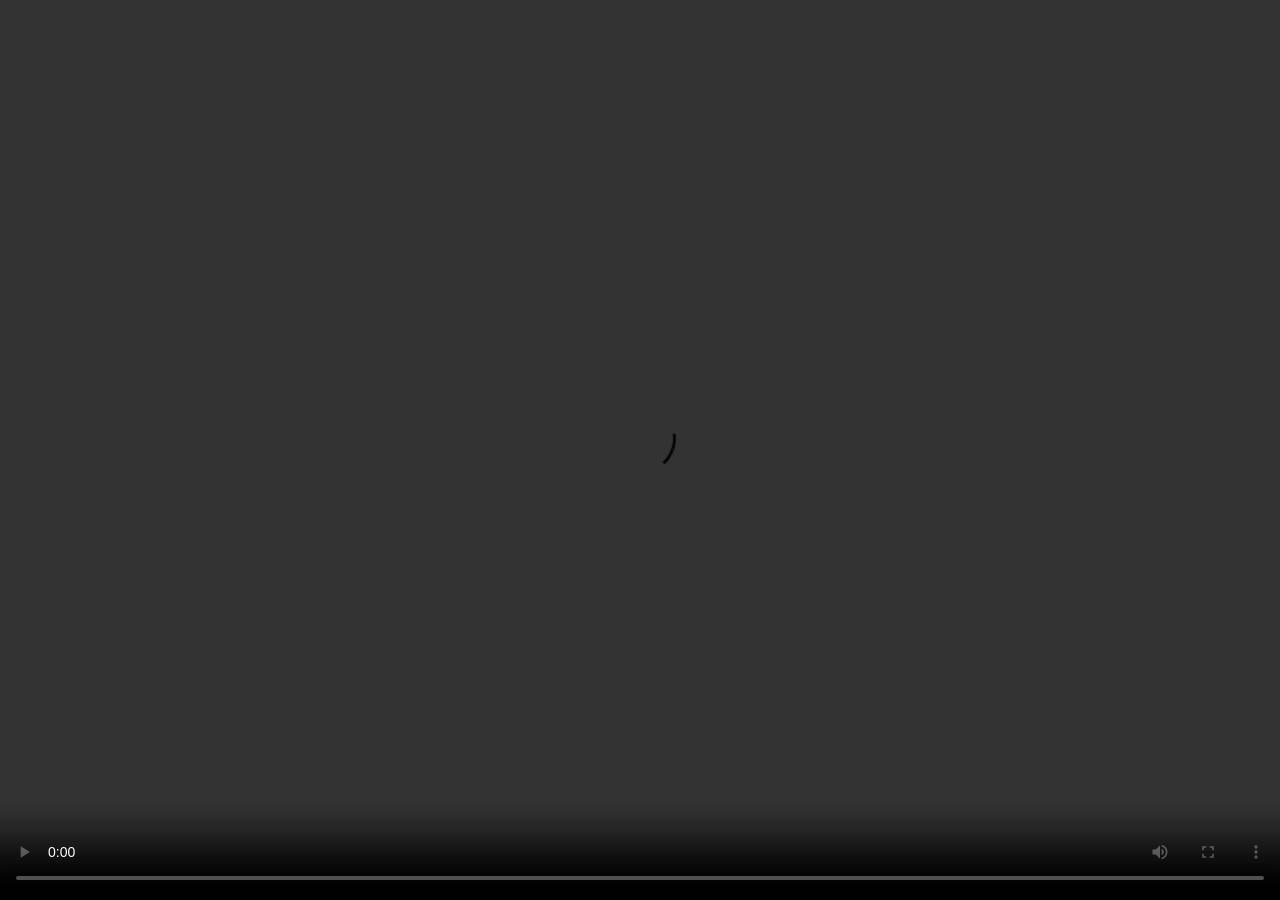
<file: secret.html>
<!DOCTYPE html>
<html lang="ja">

<head>

    <meta charset="UTF-8">

    <meta
        name="viewport"
        content="width=device-width, initial-scale=1.0"
    >

    <title>なにこれ</title>

    <style>

        * {
            box-sizing: border-box;
        }

        html,
        body {
            margin: 0;
            width: 100%;
            height: 100%;
        }

        body {
            background: #050505;

            display: flex;
            align-items: center;
            justify-content: center;

            overflow: hidden;

            font-family:
                sans-serif;
        }


        /* =========================
           動画
        ========================= */

        #secretVideo {

            width: 100vw;
            height: 100vh;

            object-fit: contain;

            background: #000;

        }


        /* =========================
           戻るボタン
        ========================= */

        #backButton {

            position: fixed;

            bottom: 20px;
            left: 50%;

            transform: translateX(-50%);

            padding: 8px 18px;

            background: rgba(0, 0, 0, 0.7);

            color: white;

            border: 1px solid #555;

            border-radius: 5px;

            cursor: pointer;

            opacity: 0;

            transition: 0.3s;

        }


        #backButton:hover {

            opacity: 1;

        }

    </style>

</head>


<body>


    <!-- =========================
         謎動画
    ========================= -->

    <video
        id="secretVideo"
        autoplay
        playsinline
        controls
    >

        <source
            src="videos/nazo.mp4"
            type="video/mp4"
        >

        お使いのブラウザでは動画を再生できません。

    </video>


    <!-- =========================
         トップへ戻る
    ========================= -->

    <button
        id="backButton"
        onclick="location.href='index.html'"
    >

        トップページへ戻る

    </button>


</body>

</html>
</file>
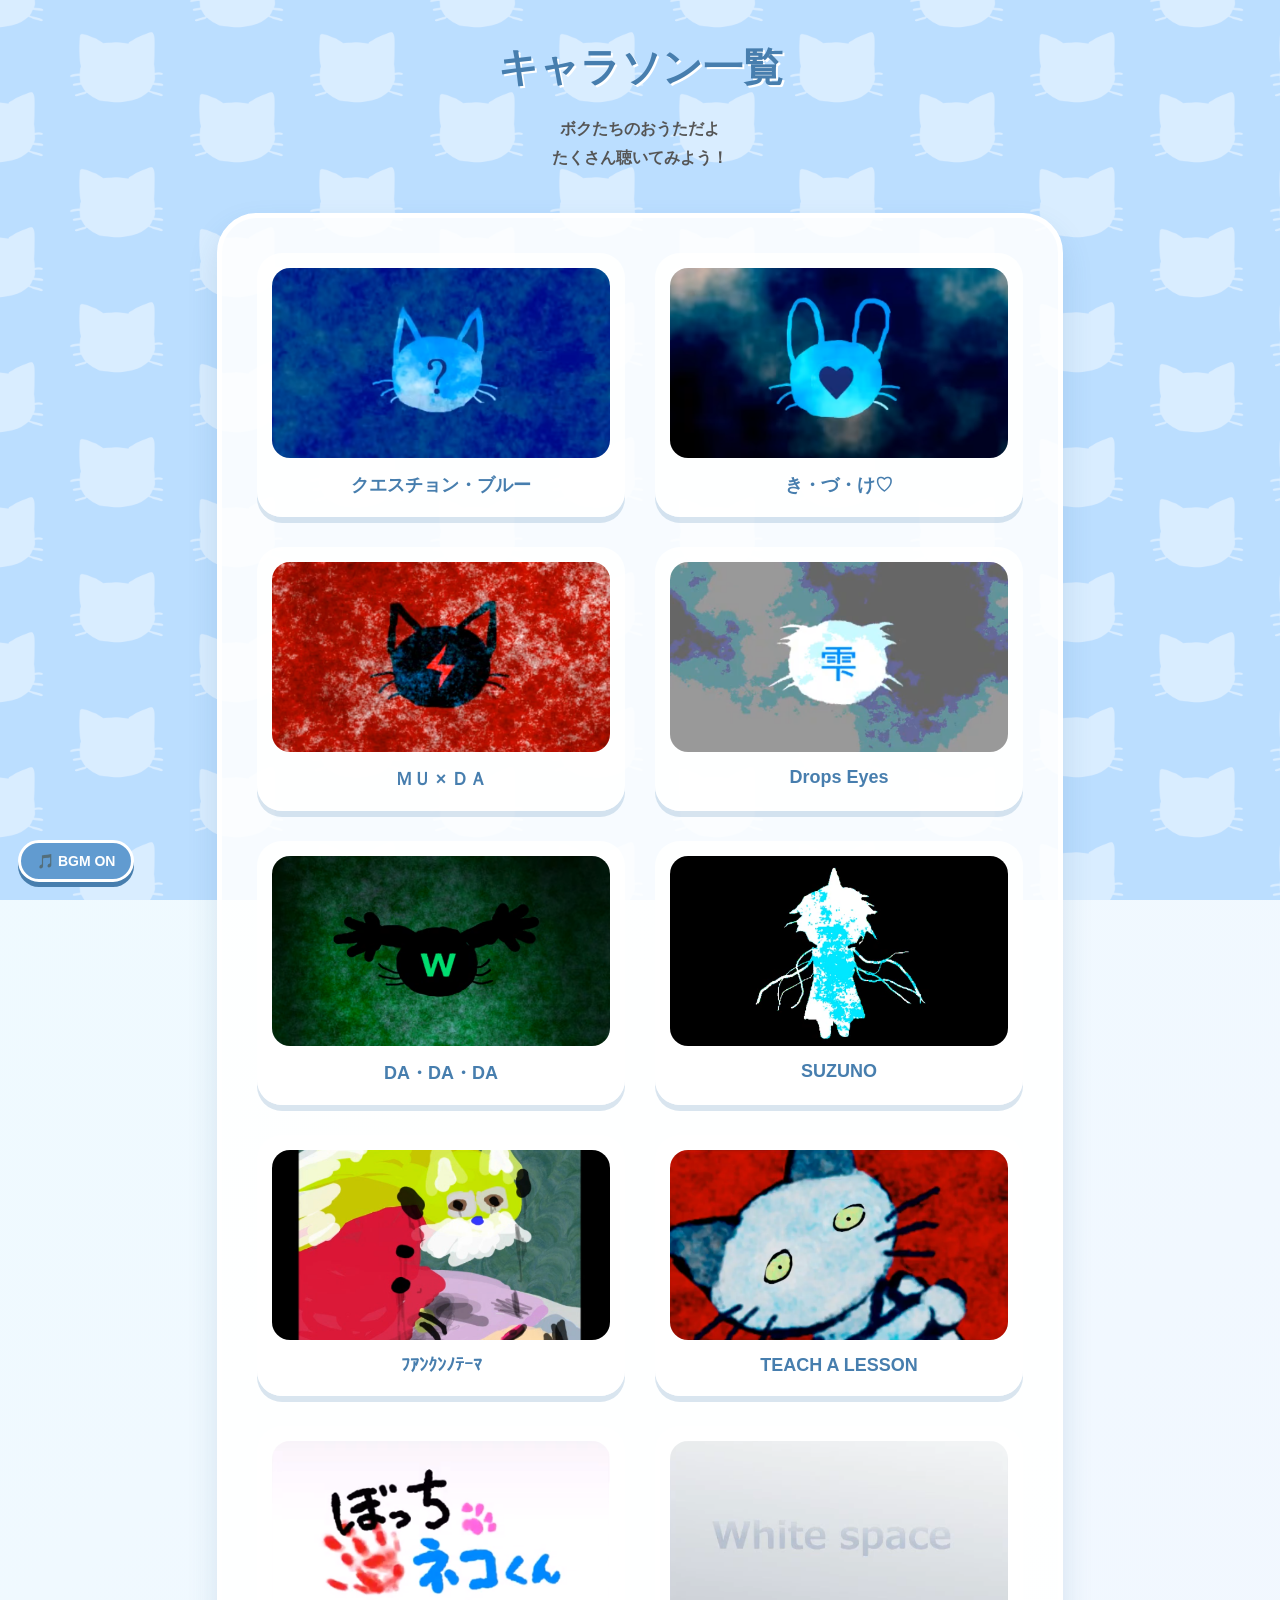
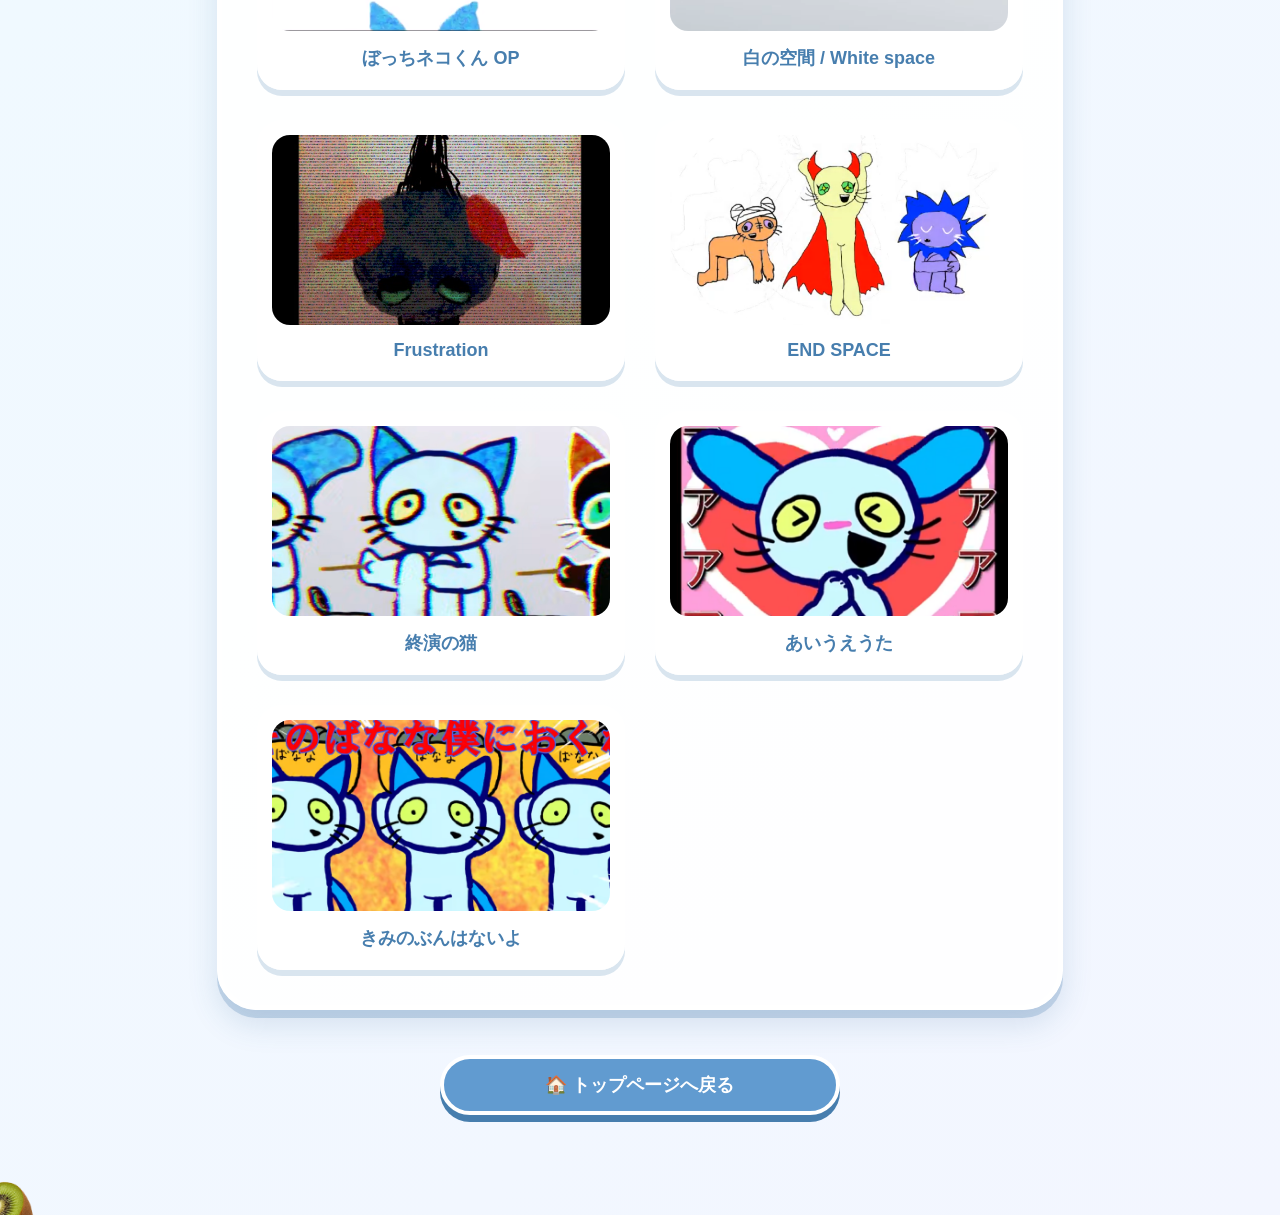
<file: songs.html>
<!DOCTYPE html>
<html lang="ja">

<head>

    <meta charset="UTF-8">

    <meta
        name="viewport"
        content="width=device-width, initial-scale=1.0"
    >

    <title>キャラソン一覧｜ぼっちねこくんのふもふも広場</title>

    <link
        rel="stylesheet"
        href="css/style.css"
    >

    <link
        rel="preconnect"
        href="https://fonts.googleapis.com"
    >

    <link
        rel="preconnect"
        href="https://fonts.gstatic.com"
    >

    <link
        href="https://fonts.googleapis.com/css2?family=Mochiy+Pop+One&display=swap"
        rel="stylesheet"
    >

</head>


<body>


    <!-- =========================
         背景
    ========================== -->

    <div class="background"></div>



    <!-- =========================
         メインコンテンツ
    ========================== -->

    <main class="container character-page">


        <!-- =========================
             ページタイトル
        ========================== -->

        <header class="page-header">

            <h1>キャラソン一覧</h1>

            <p>
                ボクたちのおうただよ<br>
                たくさん聴いてみよう！
            </p>

        </header>



        <!-- =========================
             キャラソン一覧
        ========================== -->

        <section class="characters-section">


            <div class="song-list">


                <!-- 曲① -->

                <a
                    href="https://youtu.be/IFrHbNNua7g?si=0k4TMy9-BuGwO6cI"
                    target="_blank"
                    rel="noopener noreferrer"
                    class="song-card"
                >

                    <img
                        src="images/songs/song01.png"
                        alt="曲名"
                    >

                    <h3>
                        クエスチョン・ブルー
                    </h3>

                </a>



                <!-- 曲② -->

                <a
                    href="https://youtu.be/WXuIFEWPAbg?si=LlKEcaigIU5mhlaE"
                    target="_blank"
                    rel="noopener noreferrer"
                    class="song-card"
                >

                    <img
                        src="images/songs/song02.png"
                        alt="曲名"
                    >

                    <h3>
                        き・づ・け♡
                    </h3>

                </a>



                <!-- 曲③ -->

                <a
                    href="https://youtu.be/wNisYZIZm80?si=B99LVW88co7xzKtN"
                    target="_blank"
                    rel="noopener noreferrer"
                    class="song-card"
                >

                    <img
                        src="images/songs/song03.png"
                        alt="曲名"
                    >

                    <h3>
                        ＭＵ × ＤＡ
                    </h3>

                </a>



                <!-- 曲④ -->

                <a
                    href="https://youtu.be/WzU6swzZ8Xg?si=Hw9uHDbmUqDeu2Ax"
                    target="_blank"
                    rel="noopener noreferrer"
                    class="song-card"
                >

                    <img
                        src="images/songs/song04.png"
                        alt="曲名"
                    >

                    <h3>
                        Drops Eyes
                    </h3>

                </a>

                
                <a
                    href="https://youtu.be/dKY5Cf43dc8?si=J5AeFpE-fJJ4iPfs"
                    target="_blank"
                    rel="noopener noreferrer"
                    class="song-card"
                >

                    <img
                        src="images/songs/song05.png"
                        alt="曲名"
                    >

                    <h3>
                        DA・DA・DA
                    </h3>

                </a>

                
                <a
                    href="https://youtu.be/yvEH3KgSekE?si=h3WoXVTb6fEthLYA"
                    target="_blank"
                   class="song-card"
                >

                    <img
                        src="images/songs/song06.png"
                        alt="曲名"
                    >

                    <h3>
                        SUZUNO
                    </h3>

                </a>

                <a
                    href="https://youtu.be/zjndnVzktbw?si=PWMCQYTI3dAXHyxP"
                    target="_blank"
                   class="song-card"
                >

                    <img
                        src="images/songs/song07.png"
                        alt="曲名"
                    >

                    <h3>
                        ﾌｱﾝｸﾝﾉﾃｰﾏ
                    </h3>

                </a>

                <a
                    href="https://youtu.be/1FgdmAi78E0?si=biAw26fB5OMTZ7pm"
                    target="_blank"
                   class="song-card"
                >

                    <img
                        src="images/songs/song08.png"
                        alt="曲名"
                    >

                    <h3>
                        TEACH A LESSON
                    </h3>

                </a>

                <a
                    href="https://youtu.be/r796lICiYKk?si=A22B5h77arFc3DkT"
                    target="_blank"
                   class="song-card"
                >

                    <img
                        src="images/songs/song09.png"
                        alt="曲名"
                    >

                    <h3>
                        ぼっちネコくん OP
                    </h3>

                </a>

                <a
                    href="https://youtu.be/o_rJBmA-x4A?si=l_ZGGW7mAhXtKJe9"
                    target="_blank"
                   class="song-card"
                >

                    <img
                        src="images/songs/song10.png"
                        alt="曲名"
                    >

                    <h3>
                        白の空間 / White space
                    </h3>

                </a>

                <a
                    href="https://youtu.be/7HvFCpetdoc?si=XSTuoHmXF1NM_21G"
                    target="_blank"
                   class="song-card"
                >

                    <img
                        src="images/songs/song11.png"
                        alt="曲名"
                    >

                    <h3>
                        Frustration
                    </h3>

                </a>

                <a
                    href="https://youtu.be/vyIpjSENU2s?si=awwKnq9uD1Sq2Bcz"
                    target="_blank"
                   class="song-card"
                >

                    <img
                        src="images/songs/song12.png"
                        alt="曲名"
                    >

                    <h3>
                        END SPACE
                    </h3>

                </a>

                
                <a
                    href="https://youtu.be/riit0aYhv0g?si=7ofZn2llzkGv5I8v"
                    target="_blank"
                   class="song-card"
                >

                    <img
                        src="images/songs/song13.png"
                        alt="曲名"
                    >

                    <h3>
                        終演の猫
                    </h3>

                </a>

                
                <a
                    href="https://youtu.be/U8WJ8_vEkBk?si=phfcVclAOswmondT"
                    target="_blank"
                   class="song-card"
                >

                    <img
                        src="images/songs/song14.png"
                        alt="曲名"
                    >

                    <h3>
                        あいうえうた
                    </h3>

                </a>

                
                <a
                    href="https://youtu.be/ApJJgzuOU3c?si=gGtzxL3m-mnFvgMx"
                    target="_blank"
                   class="song-card"
                >

                    <img
                        src="images/songs/song15.png"
                        alt="曲名"
                    >

                    <h3>
                        きみのぶんはないよ
                    </h3>

                </a>

                 

            </div>

        </section>



        <!-- =========================
             トップへ戻る
        ========================== -->

        <a
            href="index.html"
            class="back-button"
        >
            🏠 トップページへ戻る
        </a>


    </main>



    <!-- =========================
         BGM
    ========================== -->

    <div class="bgm-control">

        <button
            id="bgmButton"
            type="button"
        >
            🎵 BGM ON
        </button>

        <audio id="bgm" loop>

            <source
                src="audio/bgm.mp3"
                type="audio/mpeg"
            >

        </audio>

    </div>



    <!-- =========================
         キウイ
    ========================== -->

    <img
        id="cursorKiwi"
        src="images/kiwi.png"
        alt=""
    >



    <!-- =========================
         JavaScript
    ========================== -->

    <script src="js/teach.js"></script>


</body>

</html>
</file>
<file: css/style.css>
/* =========================================
   基本設定
========================================= */

* {
    box-sizing: border-box;
}

html {
    scroll-behavior: smooth;
}

body {
    margin: 0;
    font-family:
        "Comic Sans MS",
        "Yu Gothic",
        "Hiragino Kaku Gothic ProN",
        sans-serif;
    color: #31506d;
    background: #9fc7ed;
    min-height: 100vh;
    overflow-x: hidden;
}

/* =========================================
   背景
========================================= */

.background {
    position: fixed;
    inset: 0;
    z-index: -10;

    background-color: #bbdeff;
    overflow: hidden;
}

.background::before {
    content: "";
    position: absolute;
    inset: 0;

    background-image: url("../images/bg-silhouette.png");
    background-repeat: repeat;
    background-size: 240px;
    background-position: 0 0;

    opacity: 0.45;
}

.background::after {
    content: "";
    position: absolute;
    inset: 0;

    background:
        url("../images/bg-silhouette.png")
        repeat;

    background-size: 240px;
    background-position: 120px 60px;

    opacity: 0.45;
}
/* =========================================
   メインコンテナ
========================================= */

.container {
    width: min(900px, calc(100% - 40px));
    margin: 0 auto;
    padding: 1px 0 180px;
}

/* =========================================
   ヘッダー
========================================= */

.site-header {
    text-align: center;
    background: transparent;
    border: none;
    border-radius: 0;
    box-shadow: none;
    padding: 20px 10px;
}

/* =========================================
   タイトル横並び
========================================= */

.title-row {
    position: relative;
    display: flex;
    align-items: center;
    justify-content: center;
    min-height: 220px;
}
.title-logo {
    position: absolute;
    left: 80px;
    top: 20px;

    transform: rotate(-4deg);

    z-index: 2;
}

.site-logo {
    display: block;
    width: clamp(90px, 10vw, 130px);
    height: auto;
}

/* =========================================
   サイトタイトル全体
========================================= */

.site-title {
    position: relative;
    display: flex;
    flex-direction: column;
    align-items: center;
    justify-content: center;
    width: 100%;
    text-align: center;
}
/* =========================================
   サイト名
========================================= */
.site-name-main {
    font-family: "Mochiy Pop One", sans-serif;

    display: inline-block;
    margin: 0;
    padding: 8px 22px 10px;

    /* 白 → 淡いピンクのグラデーション */
    background: linear-gradient(
        to bottom,
        #ffffff 0%,
        #ffffff 30%,
        #e2edfd 65%,
        #bcb8f3 100%
    );

    /* グラデーションを文字に適用 */
    -webkit-background-clip: text;
    background-clip: text;
    -webkit-text-fill-color: transparent;

    font-size: clamp(38px, 5vw, 58px);
    font-weight: 900;
    letter-spacing: 0.03em;
    line-height: 1.05;

    /* 濃いピンクのふち */
    -webkit-text-stroke: 1px #4756dd;

    /* ほんのりピンクの影 */
    filter: drop-shadow(
        3px 4px 0 rgba(52, 50, 180, 0.25)
    );

    transform: rotate(-1deg);

    transition:
        transform 0.2s ease,
        filter 0.2s ease;
}

.site-name-main:hover {
    transform: rotate(1deg) scale(1.04);

    filter: drop-shadow(
        4px 6px 0 rgba(180, 50, 105, 0.3)
    );
}
.site-name-main:hover {
    transform: rotate(1deg) scale(1.04);

    filter: drop-shadow(
        4px 6px 0 rgba(23, 103, 165, 0.3)
    );
}
.site-name-main:hover {
    transform: rotate(1deg) scale(1.04);
}

.site-name-main:hover {
    transform: rotate(1deg) scale(1.04);
    filter: drop-shadow(0 5px 8px rgba(70, 130, 180, 0.25));
}

/* =========================================
   キャッチコピー
========================================= */

.catchphrase {
    font-family: "Mochiy Pop One", sans-serif;
    width: 100%;
    margin: 12px 0 0;

    text-align: center;

    color: #ffffff;
    font-size: clamp(16px, 2vw, 21px);
    font-weight: 900;
    letter-spacing: 0.08em;
    line-height: 1.4;

    -webkit-text-stroke: 1px #4756dd;

    transform: rotate(0deg);
}
/* =========================================
   タイトルの星
========================================= */

.site-name-decoration {
    position: absolute;
    color: #ffffff;
    font-size: 32px;
    text-shadow: 2px 3px 0 #75a9d1;
    pointer-events: none;
    animation: fluffyFloat 3s ease-in-out infinite;
}

.decoration-left {
    left: 15%;
    top: 110px;
}

.decoration-right {
    right: 15%;
    top: 10px;
}
@keyframes fluffyFloat {
    0% {
        transform: translateY(0) rotate(-5deg);
    }

    50% {
        transform: translateY(-6px) rotate(5deg);
    }

    100% {
        transform: translateY(0) rotate(-5deg);
    }
}

/* =========================================
   メニューボタン
========================================= */

.menu-button {
    position: relative;
    display: block;
    overflow: hidden;

    padding: 12px 25px;

    color: #fff;
    background: #619bd0;

    border: 2px solid #fff;
    border-radius: 999px;

    font-size: 19px;
    font-weight: bold;
    text-align: center;
    text-decoration: none;

    box-shadow:
        0 7px 0 #477eae,
        0 10px 15px rgba(50, 100, 150, 0.2);

    transition:
        transform 0.15s ease,
        box-shadow 0.15s ease,
        background 0.15s ease;
}

/* ぷにっとした光沢 */
.menu-button::before {
    content: "";
    position: absolute;
    top: 5px;
    left: 8%;
    width: 84%;
    height: 40%;

    background: rgba(255, 255, 255, 0.22);
    border-radius: 999px;

    pointer-events: none;
}

.menu-button:hover {
    background: #76addc;
    transform: translateY(-3px) scale(1.02);

    box-shadow:
        0 10px 0 #477eae,
        0 15px 20px rgba(50, 100, 150, 0.2);
}

.menu-button:active {
    transform: translateY(4px) scale(0.98);

    box-shadow:
        0 3px 0 #477eae,
        0 5px 10px rgba(50, 100, 150, 0.15);
}
/* =========================================
   セクション共通
========================================= */

.games-section,
.fanart-section {
    background: rgba(255, 255, 255, 0.93);
    border: 4px solid #ffffff;
    border-radius: 35px;
    padding: 30px;
    margin-top: 35px;
    box-shadow:
        0 10px 0 rgba(71, 129, 182, 0.25),
        0 15px 30px rgba(50, 100, 150, 0.15);
}

.games-section h2,
.fanart-section h2 {
    margin: 0 0 10px;
    text-align: center;
    color: #3f79aa;
    font-size: 28px;
}

.section-description,
.fanart-section > p {
    text-align: center;
    margin: 0 0 25px;
    color: #6c8ca8;
    font-weight: bold;
}

/* =========================================
   ゲームカード
========================================= */

.game-grid {
    display: grid;
    grid-template-columns: repeat(3, 1fr);
    gap: 20px;
}

.game-card {
    display: block;
    overflow: hidden;
    text-decoration: none;
    color: #31506d;
    background: #f8fcff;
    border: 3px solid #c9e3f7;
    border-radius: 25px;
    box-shadow: 0 6px 0 #b2d2eb;
    transition:
        transform 0.15s ease,
        box-shadow 0.15s ease;
}

.game-card:hover {
    transform: scale(1.05);

    box-shadow:
        0 12px 0 rgba(71, 126, 174, 0.2),
        0 15px 25px rgba(50, 100, 150, 0.15);
}
.game-card:active {
    transform: translateY(3px);
    box-shadow: 0 3px 0 #b2d2eb;
}

.game-card img {
    display: block;
    width: 100%;
    aspect-ratio: 16 / 9;
    object-fit: cover;
    background: #dceefa;
}

.game-card h3 {
    margin: 14px 14px 7px;
    color: #477fae;
    font-size: 17px;
}

.game-card p {
    margin: 0 14px 17px;
    color: #7593aa;
    font-size: 14px;
    line-height: 1.5;
}

/* =========================================
   「もっと見る」
========================================= */

.more-button {
    display: block;
    width: min(400px, 100%);
    margin: 30px auto 0;
    padding: 14px 20px;
    text-align: center;
    text-decoration: none;
    color: #ffffff;
    background: #82add0;
    border: 3px solid #ffffff;
    border-radius: 999px;
    font-weight: bold;
    box-shadow: 0 5px 0 #6089aa;
    transition:
        transform 0.15s ease,
        background 0.15s ease,
        box-shadow 0.15s ease;
}

.more-button:hover {
    transform: translateY(-3px);
    background: #91bbdd;
    box-shadow: 0 8px 0 #6089aa;
}

.more-button:active {
    transform: translateY(3px);
    box-shadow: 0 2px 0 #6089aa;
}

/* =========================================
   ティーチくん
========================================= */
.teach-character {
    position: fixed;
    right: 25px;
    bottom: 80px; /* ← 数字を大きくすると上に移動 */
    z-index: 50;
    width: 300px;

    display: flex;
    flex-direction: column;
    align-items: center;
    pointer-events: none;
}

#teachImage {
    display: block;
    width: 300px;
    max-height: 550px;
    object-fit: contain;
    cursor: pointer;
    pointer-events: auto;

    filter: drop-shadow(
        5px 8px 0 rgba(45, 95, 140, 0.18)
    );

    transition: none;
}


/* =========================================
   吹き出し
========================================= */

.teach-bubble {
    position: relative;
    min-width: 150px;
    max-width: 230px;
    margin-bottom: 12px;
    padding: 12px 17px;
    background: #ffffff;
    border: 3px solid #79a9d0;
    border-radius: 22px;
    color: #4c708f;
    font-size: 14px;
    font-weight: bold;
    text-align: center;
    box-shadow: 0 5px 0 rgba(72, 126, 168, 0.2);
    opacity: 0;
    transform: translateY(8px);
    transition:
        opacity 0.25s ease,
        transform 0.25s ease;
}

.teach-bubble::after {
    content: "";
    position: absolute;
    left: 50%;
    bottom: -13px;
    transform: translateX(-50%);
    width: 0;
    height: 0;
    border-left: 12px solid transparent;
    border-right: 12px solid transparent;
    border-top: 14px solid #ffffff;
}

.teach-bubble::before {
    content: "";
    position: absolute;
    left: 50%;
    bottom: -17px;
    transform: translateX(-50%);
    width: 0;
    height: 0;
    border-left: 15px solid transparent;
    border-right: 15px solid transparent;
    border-top: 17px solid #79a9d0;
}

.teach-bubble.show {
    opacity: 1;
    transform: translateY(0);
}

/* =========================================
   BGM
========================================= */

.bgm-control {
    position: fixed;
    left: 18px;
    bottom: 18px;
    z-index: 100;
}

#bgmButton {
    border: 3px solid #ffffff;
    border-radius: 999px;
    padding: 10px 16px;
    background: #619bd0;
    color: #ffffff;
    font-family: inherit;
    font-size: 14px;
    font-weight: bold;
    cursor: pointer;
    box-shadow: 0 5px 0 #477eae;
    transition:
        transform 0.15s ease,
        background 0.15s ease,
        box-shadow 0.15s ease;
}

#bgmButton:hover {
    transform: translateY(-2px);
    background: #76addc;
    box-shadow: 0 7px 0 #477eae;
}

#bgmButton:active {
    transform: translateY(3px);
    box-shadow: 0 2px 0 #477eae;
}

/* =========================================
   クレジット
========================================= */
.credit {
    position: fixed;
    top: 10px;
    left: 15px;

    border: none;
    background: none;
    box-shadow: none;

    font-size: 12px;
    color: #666;

    z-index: 9999;
}
/* =========================================
   タブレット
========================================= */

@media (max-width: 800px) {
    .container {
        width: min(700px, calc(100% - 30px));
    }

    .game-grid {
        grid-template-columns: repeat(2, 1fr);
    }

    .teach-character {
        right: 10px;
        bottom: 45px;
        width: 170px;
    }

    #teachImage {
        width: 170px;
        max-height: 300px;
    }

    .teach-bubble {
        max-width: 190px;
    }
}

.menu {
    display: flex;
    flex-direction: column;
    gap: 22px;
    width: min(480px, 90%);
    margin: 15px auto 35px;
}

/* 偶数番目のボタンを黄色にする */
.menu-button:nth-child(even) {
    background: #f4c95d;
    box-shadow:
        0 7px 0 #c99f32,
        0 10px 15px rgba(180, 140, 40, 0.2);
}

/* 黄色ボタンにカーソルを乗せたとき */
.menu-button:nth-child(even):hover {
    background: #f7d36f;
    box-shadow:
        0 10px 0 #c99f32,
        0 15px 20px rgba(180, 140, 40, 0.2);
}

/* 黄色ボタンを押したとき */
.menu-button:nth-child(even):active {
    box-shadow:
        0 3px 0 #c99f32,
        0 5px 10px rgba(180, 140, 40, 0.15);
}

/* =========================================
   スマホ
========================================= */

@media (max-width: 700px) {
    .title-row {
        flex-direction: column;
        gap: 8px;
    }

    .title-logo {
        width: 80%;
        max-width: 350px;
        transform: rotate(-3deg);
    }

    .site-logo {
        width: clamp(90px, 35vw, 130px);
        margin: 0 auto;
    }

    .site-title {
        width: 100%;
        padding: 5px 5px 10px;
    }


    .catchphrase {
        font-size: clamp(15px, 4vw, 19px);
    }

    .site-name-decoration {
        font-size: 22px;
    }

    .decoration-left {
        left: 3%;
        top: 18px;
    }

    .decoration-right {
        right: 3%;
        top: 40px;
    }

    .container {
        width: calc(100% - 20px);
        padding-top: 1px;
        padding-bottom: 170px;
    }

    
    .menu-button {
        padding: 15px;
        font-size: 16px;
    }

    .games-section,
    .fanart-section {
        padding: 22px 15px;
        border-radius: 28px;
    }

    .games-section h2,
    .fanart-section h2 {
        font-size: 23px;
    }

    .game-grid {
        grid-template-columns: 1fr;
        gap: 16px;
    }

    .game-card h3 {
        font-size: 16px;
    }

    .teach-character {
        right: 5px;
        bottom: 55px;
        width: 115px;
    }

    #teachImage {
        width: 115px;
        max-height: 220px;
    }

    .teach-bubble {
        min-width: 100px;
        max-width: 150px;
        padding: 8px 10px;
        font-size: 11px;
    }

    .bgm-control {
        left: 8px;
        bottom: 43px;
    }

    #bgmButton {
        padding: 8px 12px;
        font-size: 12px;
    }

    .credit {
        flex-direction: column;
        gap: 2px;
        padding: 5px;
        font-size: 9px;
    }
}

/* =========================================
   さらに小さいスマホ
========================================= */

@media (max-width: 380px) {
    .site-name-main {
        font-size: 30px;
    }

    .teach-character {
        width: 95px;
    }

    #teachImage {
        width: 95px;
    }

    .teach-bubble {
        max-width: 125px;
        font-size: 10px;
    }
}
/* 🥝 カーソルについてくるキウイ */
#cursorKiwi {
    position: fixed;
    width: 150px;
    height: 150px;
    object-fit: contain;

    pointer-events: none;
    z-index: 9999;

    transform: translate(-50%, -50%);

    transition:
    left 0.2s ease-out,
    top 0.2s ease-out;
}

/* =========================================
   キャラクター一覧ページ
========================================= */

.character-page {
    padding-top: 40px;
    padding-bottom: 80px;
}


/* ページタイトル */

.page-header {
    text-align: center;
    margin-bottom: 40px;
}

.page-header h1 {
    margin: 0;

    color: #477eae;

    font-size: 40px;
    font-weight: bold;

    text-align: center;

    text-shadow:
        2px 2px 0 #ffffff;
}

.page-header p {
    margin-top: 20px;
    color: #555;
    font-weight: bold;
    line-height: 1.8;
}


/* セクション */

.characters-section {
    width: min(900px, 94%);
    margin: 0 auto 45px;
}

.characters-section h2 {
    margin-bottom: 25px;
    padding: 12px 20px;

    color: #ffffff;
    background: #619bd0;

    border-radius: 20px;

    box-shadow: 0 5px 0 #477eae;

    text-align: center;
}


/* =========================================
   主要キャラクター
========================================= */

.main-character-grid {
    display: grid;

    grid-template-columns: repeat(3, 1fr);

    gap: 10px;

    padding: 35px 25px;

    background: rgba(255, 255, 255, 0.88);

    border: 5px solid #ffffff;

    border-radius: 35px;

    box-shadow:
        0 8px 0 rgba(71, 126, 174, 0.25),
        0 15px 30px rgba(50, 100, 150, 0.15);
}

.main-character-card {
    grid-column: span 2;

    padding: 10px;

    background: transparent;
    border: none;
    box-shadow: none;

    text-align: center;
}


.main-character-card:hover {
    transform: translateY(-6px);

    box-shadow:
        0 14px 0 rgba(71, 126, 174, 0.2),
        0 18px 30px rgba(50, 100, 150, 0.18);
}


/* 大きな丸アイコン */

.main-character-card img {
    width: 180px;
    height: 180px;

    object-fit: cover;

    border-radius: 50%;

    border: 6px solid #ffffff;

    box-shadow:
        0 5px 15px rgba(50, 100, 150, 0.2);
}


.main-character-card h3 {
    margin: 18px 0 10px;

    font-size: 22px;
    color: #477eae;
}


.main-character-card p {
    margin: 0;

    color: #555;

    font-size: 14px;
    line-height: 1.7;
}



/* =========================================
   その他のキャラクター
========================================= */

.character-icon-grid {
    display: grid;

    grid-template-columns: repeat(5, 1fr);

    gap: 25px;

    padding: 30px 25px;

    background: rgba(255, 255, 255, 0.88);

    border: 5px solid #ffffff;

    border-radius: 35px;

    box-shadow:
        0 8px 0 rgba(71, 126, 174, 0.25),
        0 15px 30px rgba(50, 100, 150, 0.15);
}
.character-icon-card {
    padding: 10px;

    background: transparent;
    border: none;
    box-shadow: none;

    text-align: center;

    transform: translateX(-25px);
}
.character-icon-card:hover {
    transform: translateX(-25px) translateY(-5px) scale(1.03);
}


.character-icon-card img {
    width: 100px;
    height: 100px;

    object-fit: cover;

    border-radius: 50%;

    border: 4px solid #ffffff;
}


.character-icon-card p {
    margin: 10px 0 0;

    font-weight: bold;
    color: #555;
}



/* =========================================
   戻るボタン
========================================= */

.back-button {
    display: block;

    width: min(400px, 85%);

    margin: 20px auto;

    padding: 14px 20px;

    color: #ffffff;

    background: #619bd0;

    border: 4px solid #ffffff;
    border-radius: 999px;

    box-shadow:
        0 7px 0 #477eae;

    text-align: center;
    text-decoration: none;

    font-weight: bold;
    font-size: 18px;

    transition: 0.15s ease;
}


.back-button:hover {
    transform: translateY(-3px);

    background: #76addc;

    box-shadow:
        0 10px 0 #477eae;
}


.back-button:active {
    transform: translateY(4px);

    box-shadow:
        0 3px 0 #477eae;
}

.character-list {
    display: grid;

    grid-template-columns: repeat(6, 1fr);

    gap: 20px;

    padding: 40px 30px;

    background: rgba(255, 255, 255, 0.88);

    border: 5px solid #ffffff;

    border-radius: 40px;

    box-shadow:
        0 8px 0 rgba(71, 126, 174, 0.25),
        0 15px 30px rgba(50, 100, 150, 0.15);
}

 /* =========================================
    🎵 キャラソン一覧
 ========================================= */

.song-list {
    display: grid;

    grid-template-columns:
        repeat(2, 1fr);

    gap: 30px;

    padding: 35px;

    background: rgba(255, 255, 255, 0.88);

    border: 5px solid #ffffff;

    border-radius: 40px;

    box-shadow:
        0 8px 0 rgba(71, 126, 174, 0.25),
        0 15px 30px rgba(50, 100, 150, 0.15);
}


/* 曲カード */

.song-card {
    display: block;

    padding: 15px;

    background: rgba(255, 255, 255, 0.9);

    border-radius: 25px;

    text-decoration: none;

    color: #477eae;

    box-shadow:
        0 6px 0 rgba(71, 126, 174, 0.2);

    transition:
        transform 0.2s ease,
        box-shadow 0.2s ease;
}


/* サムネ */

.song-card img {
    display: block;

    width: 100%;

    aspect-ratio: 16 / 9;

    object-fit: cover;

    border-radius: 18px;
}


/* 曲名 */

.song-card h3 {
    margin: 15px 5px 5px;

    font-size: 18px;

    text-align: center;
}


/* ホバー */

.song-card:hover {
    transform:
        translateY(-6px)
        scale(1.02);

    box-shadow:
        0 12px 0 rgba(71, 126, 174, 0.2),
        0 15px 25px rgba(50, 100, 150, 0.15);
}


/* クリック */

.song-card:active {
    transform:
        translateY(3px)
        scale(0.98);

    box-shadow:
        0 3px 0 rgba(71, 126, 174, 0.2);
}/* =========================================
   📺 エピソード一覧
========================================= */

.episode-list {
    display: grid;
    grid-template-columns: repeat(2, 1fr);
    gap: 30px;

    padding: 35px;

    background: rgba(255, 255, 255, 0.88);

    border: 5px solid #ffffff;
    border-radius: 40px;

    box-shadow:
        0 8px 0 rgba(71, 126, 174, 0.25),
        0 15px 30px rgba(50, 100, 150, 0.15);
}


.episode-card {
    display: block;

    padding: 25px;

    background: rgba(255, 255, 255, 0.95);

    border-radius: 30px;

    text-decoration: none;
    text-align: center;

    color: #477eae;

    box-shadow:
        0 7px 0 rgba(71, 126, 174, 0.2);

    transition:
        transform 0.2s ease,
        box-shadow 0.2s ease;
}


.episode-icon {
    width: 90px;
    height: 90px;

    margin: 0 auto 15px;

    display: flex;
    align-items: center;
    justify-content: center;

    background: #eef8ff;

    border: 4px solid #ffffff;
    border-radius: 50%;

    font-size: 45px;

    box-shadow:
        0 5px 0 rgba(71, 126, 174, 0.15);
}


.episode-card h3 {
    margin: 10px 0;

    font-size: 20px;
}


.episode-card p {
    margin: 10px 0 18px;

    color: #6c87a0;

    font-size: 14px;
    line-height: 1.8;
}


.episode-card span {
    display: inline-block;

    padding: 8px 18px;

    background: #dcefff;

    border-radius: 999px;

    font-size: 13px;
    font-weight: bold;

    color: #477eae;
}


/* ホバー */

.episode-card:hover {
    transform:
        translateY(-6px)
        scale(1.02);

    box-shadow:
        0 13px 0 rgba(71, 126, 174, 0.2),
        0 15px 25px rgba(50, 100, 150, 0.15);
}


/* クリック中 */

.episode-card:active {
    transform:
        translateY(3px)
        scale(0.98);

    box-shadow:
        0 3px 0 rgba(71, 126, 174, 0.2);
}


/* スマホ */

@media (max-width: 700px) {

    .episode-list {
        grid-template-columns: 1fr;
        padding: 20px;
    }

}
.episode-thumbnail {
    display: block;

    width: 100%;
    max-width: 420px;
    height: 236px;

    object-fit: cover;

    margin: 0 auto 18px;

    border-radius: 22px;

    box-shadow:
        0 5px 0 rgba(71, 126, 174, 0.15);
}

/* =========================================
   💙 ファンクラブ
========================================= */


.fanclub-header > div {
    text-align: center;
}

.join-button {

    padding: 18px 35px;
    font-size: 19px;
    

    border: none;
    border-radius: 999px;

    background: #e4f6ff;
    color: #477eae;

    font-family: inherit;
    font-weight: bold;

    
    
    cursor: pointer;

    box-shadow:
        0 5px 0 rgba(71, 126, 174, 0.2);

    transition:
        transform 0.2s ease,
        box-shadow 0.2s ease;
}
.join-button:hover {
    transform: scale(1.1) !important;
    box-shadow:
        0 10px 0 rgba(71, 126, 174, 0.2);
}


.join-button:active {
    transform: translateY(3px);
}


/* =========================================
   会員証一覧
========================================= */

.fanclub-section {
    margin-top: 25px;
}


.fanclub-section h2 {
    margin-bottom: 20px;

    color: #477eae;

    text-align: center;
}


.member-list {
    display: grid;

    grid-template-columns:
        repeat(3, 1fr);

    gap: 25px;

    padding: 30px;

    background: rgba(255, 255, 255, 0.88);

    border: 5px solid #ffffff;
    border-radius: 40px;

    box-shadow:
        0 8px 0 rgba(71, 126, 174, 0.25),
        0 15px 30px rgba(50, 100, 150, 0.15);
}


/* =========================================
   会員証
========================================= */

.member-card {

    padding: 22px;

    background:
        linear-gradient(
            135deg,
            #eef8ff,
            #ffffff
        );

    border: 4px solid #ffffff;

    border-radius: 25px;

    text-align: center;

    box-shadow:
        0 6px 0 rgba(71, 126, 174, 0.18);

    transition:
        transform 0.2s ease,
        box-shadow 0.2s ease;
}


.member-card:hover {

    transform:
        translateY(-5px)
        scale(1.03);

    box-shadow:
        0 11px 0 rgba(71, 126, 174, 0.18);
}


.member-card-header {

    color: #477eae;

    font-size: 13px;
    font-weight: bold;

    margin-bottom: 10px;
}


.member-number {

    color: #7f9bb3;

    font-size: 12px;

    margin-bottom: 10px;
}


.member-name {

    color: #477eae;

    font-size: 24px;
    font-weight: bold;

    margin-bottom: 15px;
}


.member-info {

    color: #6c87a0;

    font-size: 14px;

    margin-bottom: 12px;
}


.member-message {

    padding: 10px;

    background: rgba(255, 255, 255, 0.8);

    border-radius: 15px;

    color: #6c87a0;

    font-size: 13px;
}


/* =========================================
   会員がいないとき
========================================= */

.no-members {

    grid-column: 1 / -1;

    padding: 40px;

    text-align: center;

    color: #7f9bb3;

    line-height: 2;
}


/* =========================================
   参加フォーム
========================================= */

.join-modal {

    position: fixed;

    inset: 0;

    display: none;

    align-items: center;
    justify-content: center;

    padding: 20px;

    background: rgba(50, 80, 110, 0.35);

    z-index: 10000;
}


.join-modal.show {

    display: flex;
}


.join-box {

    position: relative;

    width: min(450px, 100%);

    padding: 35px;

    background: #ffffff;

    border: 5px solid #dcefff;

    border-radius: 35px;

    box-shadow:
        0 15px 40px rgba(50, 100, 150, 0.25);
}


.join-box h2 {

    margin-top: 0;

    color: #477eae;

    text-align: center;
}


.join-box > p {

    text-align: center;

    color: #6c87a0;

    margin-bottom: 25px;
}


.join-box label {

    display: block;

    margin-bottom: 18px;

    color: #477eae;

    font-weight: bold;
}


.join-box input,
.join-box select,
.join-box textarea {

    display: block;

    width: 100%;

    box-sizing: border-box;

    margin-top: 7px;

    padding: 12px;

    border: 2px solid #dcefff;

    border-radius: 15px;

    background: #f8fcff;

    color: #477eae;

    font-family: inherit;

    font-size: 14px;

    outline: none;
}


.join-box textarea {

    min-height: 90px;

    resize: vertical;
}


.join-box input:focus,
.join-box select:focus,
.join-box textarea:focus {

    border-color: #a8cce8;
}


.close-button {

    position: absolute;

    top: 12px;
    right: 15px;

    width: 35px;
    height: 35px;

    border: none;
    border-radius: 50%;

    background: #eef8ff;

    color: #477eae;

    font-size: 24px;

    cursor: pointer;
}


.create-member-button {

    display: block;

    width: 100%;

    padding: 14px;

    border: none;
    border-radius: 999px;

    background: #dcefff;

    color: #477eae;

    font-family: inherit;

    font-size: 16px;
    font-weight: bold;

    cursor: pointer;

    box-shadow:
        0 6px 0 rgba(71, 126, 174, 0.2);

    transition:
        transform 0.2s ease,
        box-shadow 0.2s ease;
}


.create-member-button:hover {

    transform: scale(1.03);

    box-shadow:
        0 8px 0 rgba(71, 126, 174, 0.2);
}


.create-member-button:active {

    transform: translateY(3px);

}


/* =========================================
   スマホ
========================================= */

@media (max-width: 800px) {

    .member-list {

        grid-template-columns: 1fr;

        padding: 20px;

    }

}


@media (max-width: 600px) {

    .fanclub-header {

        padding-top: 55px;

    }


}

.member-actions {

    display: flex;

    justify-content: center;

    gap: 10px;

    margin-top: 18px;

}


.member-actions button {

    padding: 7px 13px;

    border: none;

    border-radius: 999px;

    font-family: inherit;

    font-size: 12px;

    font-weight: bold;

    cursor: pointer;

    transition:
        transform 0.2s ease,
        box-shadow 0.2s ease;

}


.edit-member-button {

    background: #dcefff;

    color: #477eae;

    box-shadow:
        0 4px 0 rgba(71, 126, 174, 0.18);

}


.delete-member-button {

    background: #ffe1e8;

    color: #b85d72;

    box-shadow:
        0 4px 0 rgba(184, 93, 114, 0.18);

}


.member-actions button:hover {

    transform: scale(1.05);

}


.member-actions button:active {

    transform: translateY(2px);

}
.fanclub-buttons {
    position: relative;
    text-align: center;
}

.fanclub-navigation {
    display: flex;
    justify-content: center;
    gap: 12px;
    margin-top: 15px;
}
.fanclub-navigation button {
    padding: 12px 16px;

    border: none;
    border-radius: 999px;

    background: #eef8ff;
    color: #477eae;

    font-family: inherit;
    font-weight: bold;
    font-size: 13px;

    cursor: pointer;

    box-shadow:
        0 5px 0 rgba(71, 126, 174, 0.15);
}

.fanclub-navigation button:hover {
    transform: scale(1.05);
}
.fanclub-navigation button:hover {
    transform: scale(1.05);

    box-shadow:
        0 6px 0 rgba(71, 126, 174, 0.15);
}

.fanclub-navigation button:active {
    transform: translateY(2px);
}
/* =========================================
   サイト名クリック：無重力モード
========================================= */

.gravity-mode {
    transition:
        transform 2s cubic-bezier(.2,.8,.2,1),
        opacity 2s ease;
    pointer-events: none;
}

/* 無重力中の各要素 */

/* =========================================
   サイト名クリック：無重力モード
========================================= */

.gravity-floating {
    animation: gravityFloat 10s ease-in-out forwards !important;
    z-index: 100;
    pointer-events: none;
    will-change: transform;
}

@keyframes gravityFloat {

    0% {
        transform: translate3d(0, 0, 0) rotate(0deg) scale(1);
    }

    12% {
        transform:
            translate3d(
                calc(var(--gx) * 0.25),
                calc(var(--gy) * 0.25),
                0
            )
            rotate(calc(var(--gr) * 0.2))
            scale(1.02);
    }

    40% {
        transform:
            translate3d(var(--gx), var(--gy), 0)
            rotate(var(--gr))
            scale(var(--gs));
    }

    65% {
        transform:
            translate3d(
                calc(var(--gx) * 1.15),
                calc(var(--gy) * 1.15),
                0
            )
            rotate(calc(var(--gr) * 1.2))
            scale(var(--gs));
    }

    82% {
        transform:
            translate3d(
                calc(var(--gx) * 0.8),
                calc(var(--gy) * 0.8),
                0
            )
            rotate(calc(var(--gr) * 0.8))
            scale(var(--gs));
    }

    100% {
        transform:
            translate3d(0, 0, 0)
            rotate(0deg)
            scale(1);
    }
}


/* 無重力中の画像もふわふわ */

.gravity-floating img {
    animation: gravityImageFloat 2.5s ease-in-out infinite alternate;
}

@keyframes gravityImageFloat {

    from {
        transform: translateY(-8px) rotate(-2deg);
    }

    to {
        transform: translateY(8px) rotate(2deg);
    }

}


/* 無重力中 */

body.gravity-active {
    overflow: hidden;
}


/* =========================================
   サイト名クリック：無重力
========================================= */

.gravity-floating {
    animation: gravityFloat 10s ease-in-out forwards !important;
    z-index: 100;
    will-change: transform;
}

@keyframes gravityFloat {

    0% {
        transform:
            translate3d(0, 0, 0)
            rotate(0deg)
            scale(1);
    }

    15% {
        transform:
            translate3d(
                calc(var(--gx) * 0.25),
                calc(var(--gy) * 0.25),
                0
            )
            rotate(calc(var(--gr) * 0.2))
            scale(1.02);
    }

    40% {
        transform:
            translate3d(var(--gx), var(--gy), 0)
            rotate(var(--gr))
            scale(var(--gs));
    }

    65% {
        transform:
            translate3d(
                calc(var(--gx) * 1.15),
                calc(var(--gy) * 1.15),
                0
            )
            rotate(calc(var(--gr) * 1.2))
            scale(var(--gs));
    }

    82% {
        transform:
            translate3d(
                calc(var(--gx) * 0.8),
                calc(var(--gy) * 0.8),
                0
            )
            rotate(calc(var(--gr) * 0.8))
            scale(var(--gs));
    }

    100% {
        transform:
            translate3d(0, 0, 0)
            rotate(0deg)
            scale(1);
    }
}


/* =========================================
   キウイ専用
========================================= */

.gravity-kiwi {
    animation: kiwiGravity 3s ease-in-out infinite alternate !important;
    z-index: 9999 !important;
}

@keyframes kiwiGravity {

    0% {
        transform:
            translate(0, 0)
            rotate(0deg);
    }

    25% {
        transform:
            translate(70px, -100px)
            rotate(120deg);
    }

    50% {
        transform:
            translate(-120px, -180px)
            rotate(240deg);
    }

    75% {
        transform:
            translate(160px, 80px)
            rotate(360deg);
    }

    100% {
        transform:
            translate(-80px, 150px)
            rotate(480deg);
    }
}



.aa-container {
    display: flex;
    flex-direction: column;
    align-items: flex-start;
}

.aa-image {
    width: 300px;
    margin-left: 200px;
}

.f-image {
    width: 150px;
    margin-left: 900px;
    margin-top: 200px;
}
.t-image {
    width: 150px;
    margin-left: 400px;
    margin-top: 400px;
}
/* =========================================
   f-image ホラー・バグ演出
========================================= */

.f-image {
    cursor: pointer;
}

/* 画面全体のバグ */
body.horror-glitch {
    animation: screen-shake 0.08s infinite;
}

/* 画面を赤くする */
body.horror-glitch::before {
    content: "";
    position: fixed;
    inset: 0;

    background: rgba(255, 0, 0, 0.08);

    pointer-events: none;
    z-index: 9998;

    animation: horror-flash 0.18s infinite;
}

/* ノイズっぽい線 */
body.horror-glitch::after {
    content: "";
    position: fixed;
    inset: 0;

    background:
        repeating-linear-gradient(
            0deg,
            rgba(255,255,255,0.04) 0px,
            rgba(255,255,255,0.04) 1px,
            transparent 1px,
            transparent 4px
        );

    pointer-events: none;
    z-index: 9999;
}
/* =========================================
   f-image 赤黒ホラー・バグ演出
========================================= */

.f-image {
    cursor: pointer;
}


/* -----------------------------------------
   画面全体
----------------------------------------- */

body.horror-glitch {
    animation: screen-shake 0.07s infinite;
}


/* 赤黒い暗幕 */

body.horror-glitch::before {
    content: "";

    position: fixed;
    inset: 0;

    background:
        radial-gradient(
            circle at center,
            rgba(120, 0, 0, 0.35),
            rgba(0, 0, 0, 0.88)
        );

    pointer-events: none;

    z-index: 9998;

    animation: horror-darkness 0.2s infinite;
}


/* 赤黒い走査線 */

body.horror-glitch::after {
    content: "";

    position: fixed;
    inset: 0;

    background:
        repeating-linear-gradient(
            0deg,
            rgba(120, 0, 0, 0.25) 0px,
            rgba(120, 0, 0, 0.25) 1px,
            transparent 1px,
            transparent 4px
        );

    pointer-events: none;

    z-index: 9999;

    mix-blend-mode: multiply;
}


/* -----------------------------------------
   f-image
----------------------------------------- */

.f-image.horror-image {

    animation:
        image-shake 0.05s infinite,
        image-glitch 0.25s infinite;

    filter:
        brightness(0.45)
        contrast(2)
        saturate(1.8)
        sepia(0.3);
}


/* -----------------------------------------
   ERROR
----------------------------------------- */

.horror-error {

    position: fixed;

    left: 50%;
    top: 80%;

    transform: translate(-50%, -50%);

    z-index: 10000;

    font-family: monospace;

    font-size: 52px;
    font-weight: bold;

    color: #8b0000;

    text-shadow:
        3px 0 #000,
        -3px 0 #300000,
        0 0 20px #ff0000;

    letter-spacing: 8px;

    pointer-events: none;

    animation: error-flicker 0.1s infinite;
}


/* -----------------------------------------
   画面の揺れ
----------------------------------------- */

@keyframes screen-shake {

    0% {
        transform: translate(0, 0);
    }

    20% {
        transform: translate(-5px, 2px);
    }

    40% {
        transform: translate(4px, -3px);
    }

    60% {
        transform: translate(-3px, 4px);
    }

    80% {
        transform: translate(5px, -2px);
    }

    100% {
        transform: translate(0, 0);
    }

}


/* -----------------------------------------
   赤黒い明滅
----------------------------------------- */

@keyframes horror-darkness {

    0% {
        opacity: 0.65;
    }

    25% {
        opacity: 1;
    }

    50% {
        opacity: 0.75;
    }

    75% {
        opacity: 1;
    }

    100% {
        opacity: 0.65;
    }

}


/* -----------------------------------------
   画像のバグ
----------------------------------------- */

@keyframes image-shake {

    0% {
        transform: translate(0, 0);
    }

    20% {
        transform: translate(-9px, 3px);
    }

    40% {
        transform: translate(7px, -5px);
    }

    60% {
        transform: translate(-5px, 6px);
    }

    80% {
        transform: translate(9px, -3px);
    }

    100% {
        transform: translate(0, 0);
    }

}


@keyframes image-glitch {

    0% {
        filter:
            brightness(0.45)
            contrast(2);
    }

    20% {
        filter:
            brightness(0.2)
            contrast(3)
            sepia(1);
    }

    40% {
        filter:
            brightness(0.7)
            contrast(2)
            hue-rotate(-20deg);
    }

    60% {
        filter:
            brightness(0.15)
            contrast(4)
            saturate(3);
    }

    80% {
        filter:
            brightness(0.5)
            contrast(2.5)
            sepia(0.7);
    }

    100% {
        filter:
            brightness(0.45)
            contrast(2);
    }

}


/* -----------------------------------------
   ERROR文字
----------------------------------------- */

@keyframes error-flicker {

    0% {
        opacity: 0;
        transform: translate(-50%, -50%) skewX(0deg);
    }

    20% {
        opacity: 1;
        transform: translate(-53%, -50%) skewX(-8deg);
    }

    40% {
        opacity: 0.3;
        transform: translate(-47%, -50%) skewX(5deg);
    }

    60% {
        opacity: 1;
        transform: translate(-51%, -50%) skewX(-3deg);
    }

    80% {
        opacity: 0;
    }

    100% {
        opacity: 1;
        transform: translate(-50%, -50%) skewX(0deg);
    }

}

#memberCount {
    position: fixed;
    top: 15px;
    left: 15px;

    padding: 8px 14px;

    background: rgba(255, 255, 255, 0.9);
    border: 2px solid #a8b8dc;
    border-radius: 20px;

    font-size: 14px;
    font-weight: bold;

    z-index: 9999;

    box-shadow: 0 3px 10px rgba(0, 0, 0, 0.1);
}

/* =========================================
   ファンクラブ ナビゲーション
========================================= */
.fanclub-header {
    position: relative;
}

.fanclub-buttons {
    position: absolute;

    top: 0;
    right: 0;

    display: flex;
    align-items: center;
    gap: 10px;
}

.fanclub-buttons .join-button {
    position: static;
    transform: none;
}

.fanclub-navigation {
    display: flex;
    flex-direction: column;
    align-items: flex-end;
    gap: 10px;
    margin-top: 15px;
}
.fanclub-buttons {
    position: fixed;

    top: 25px;
    right: 15px;

    display: flex;
    flex-direction: column;
    align-items: flex-end;

    gap: 10px;

    z-index: 1000;
}

.fanclub-buttons .join-button {
    position: static;
    transform: none;
}
.fanclub-navigation {
    display: flex;

    flex-direction: column;

    align-items: flex-end;

    gap: 10px;
}

.fanclub-navigation button {
    width: 220px;
    padding: 10px 15px;

    border: 2px solid #a8b8dc;
    border-radius: 20px;

    background: white;
    color: #477eae;

    font-family: inherit;
    font-size: 15px;
    font-weight: bold;

    cursor: pointer;

    transition:
        transform 0.2s ease,
        box-shadow 0.2s ease;
}

.fanclub-navigation button:hover {
    transform: scale(1.05);
    box-shadow: 0 4px 10px rgba(71, 126, 174, 0.15);
}


/* =========================================
   💬 会員限定掲示板
========================================= */
/* =========================================
   掲示板
========================================= */

.board-page-header {
    text-align: center;
    margin-bottom: 30px;
}

.board-page-header h1 {
    margin: 0;
    color: #477eae;
    font-size: 28px;
}

.board-page-header p {
    margin: 10px 0 0;
    color: #31506d;
    font-weight: bold;
}


/* 総合スレ */

.thread-header {
    padding: 18px 22px;
    margin-bottom: 20px;

    border: 2px solid #a8b8dc;
    border-radius: 20px;

    background: rgba(238, 248, 255, 0.9);
}

.thread-header h2 {
    margin: 0;
    color: #477eae;
}

.thread-header p {
    margin: 7px 0 0;
    font-size: 13px;
}


/* 投稿一覧 */

#post-list {
    display: flex;
    flex-direction: column;
    gap: 15px;
}


/* 投稿カード */

.post-card {
    padding: 18px 20px;

    border: 2px solid #a8b8dc;
    border-radius: 20px;

    background: rgba(255, 255, 255, 0.92);

    box-shadow:
        0 4px 10px rgba(71, 126, 174, 0.10);
}


/* 投稿者 */

.post-member {
    display: flex;
    align-items: center;
    gap: 8px;

    margin-bottom: 10px;

    flex-wrap: wrap;
}

.post-name {
    padding: 5px 12px;

    border-radius: 999px;

    background: #619bd0;
    color: white;

    font-size: 14px;
    font-weight: bold;
}

.post-favorite {
    padding: 5px 10px;

    border-radius: 999px;

    background: #eef6ff;
    color: #477eae;

    font-size: 12px;
    font-weight: bold;
}


/* 投稿本文 */

.post-message {
    color: #31506d;

    font-size: 15px;
    line-height: 1.8;

    white-space: pre-wrap;
    overflow-wrap: anywhere;
}


/* 投稿フォーム */

.post-form {
    margin-top: 25px;
    padding: 20px;

    border: 2px dashed #a8b8dc;
    border-radius: 20px;

    background: rgba(238, 248, 255, 0.7);
}

.post-form h3 {
    margin: 0 0 15px;

    color: #477eae;
}


/* 会員情報 */

.member-info-box {
    display: flex;
    gap: 10px;

    margin-bottom: 15px;

    flex-wrap: wrap;
}

.member-info-box span {
    padding: 7px 12px;

    border-radius: 999px;

    background: white;

    border: 1px solid #c7d9eb;

    font-size: 13px;
}


/* 入力欄 */

#post-message {
    width: 100%;
    min-height: 120px;

    padding: 14px;

    border: 2px solid #a8b8dc;
    border-radius: 15px;

    background: white;

    color: #31506d;

    font-family: inherit;
    font-size: 15px;

    resize: vertical;
}

#post-message:focus {
    outline: none;

    border-color: #619bd0;

    box-shadow:
        0 0 0 3px rgba(97, 155, 208, 0.15);
}


/* 投稿ボタン */

#post-button {
    display: block;

    margin: 15px auto 0;

    padding: 10px 24px;

    border: 3px solid white;
    border-radius: 999px;

    background: #619bd0;
    color: white;

    font-family: inherit;
    font-size: 15px;
    font-weight: bold;

    cursor: pointer;

    box-shadow:
        0 5px 0 #477eae;

    transition:
        transform 0.15s ease,
        box-shadow 0.15s ease;
}

#post-button:hover {
    transform: translateY(-2px);

    box-shadow:
        0 7px 0 #477eae;
}

#post-button:active {
    transform: translateY(3px);

    box-shadow:
        0 2px 0 #477eae;
}


/* 読み込み中 */

.board-loading {
    padding: 30px 20px;

    border: 2px dashed #a8b8dc;
    border-radius: 20px;

    background: rgba(255, 255, 255, 0.75);

    color: #777;

    text-align: center;
    font-weight: bold;

    line-height: 1.8;
}


/* 戻るボタン */

.board-back {
    margin-top: 30px;

    text-align: center;
}

.board-back-button {
    display: inline-block;

    padding: 10px 22px;

    border: 2px solid #a8b8dc;
    border-radius: 999px;

    background: white;
    color: #477eae;

    font-weight: bold;
    text-decoration: none;

    box-shadow:
        0 4px 0 rgba(71, 126, 174, 0.12);

    transition:
        transform 0.2s ease,
        box-shadow 0.2s ease;
}

.board-back-button:hover {
    transform: scale(1.05);

    box-shadow:
        0 6px 0 rgba(71, 126, 174, 0.16);
}


/* スマホ */

@media (max-width: 600px) {

    .board-page-header h1 {
        font-size: 23px;
    }

    .board-section {
        padding: 15px;
    }

    .thread-header {
        padding: 15px;
    }

    .post-card {
        padding: 15px;
    }

    .post-form {
        padding: 15px;
    }

}

.post-date {
    margin-top: 4px;
    color: #8aa0b5;
    font-size: 12px;
    font-weight: bold;
}

/* =========================================
   投稿削除ボタン
========================================= */

.post-delete-button {
    margin-top: 12px;
    padding: 6px 12px;

    border: 2px solid #d9a8b8;
    border-radius: 999px;

    background: #fff5f8;
    color: #b56b82;

    font-size: 12px;
    font-weight: bold;

    cursor: pointer;

    transition:
        transform 0.2s ease,
        background 0.2s ease,
        box-shadow 0.2s ease;
}

.post-delete-button,
.reply-button {
    display: block;
    margin-left: auto;
}

.reply-button {
    margin-top: 10px;
    margin-bottom: 6px;
}

.post-delete-button {
    margin-bottom: 10px;
}
.post-delete-button:hover {
    transform: translateY(-2px);

    background: #ffe8ef;

    box-shadow:
        0 4px 8px rgba(181, 107, 130, 0.15);
}


.post-delete-button:active {
    transform: translateY(0);
}


.post-delete-button:disabled {
    opacity: 0.6;
    cursor: wait;
}
/* =========================================
   全体
========================================= */
/* =========================================
   全体
========================================= */

* {
    box-sizing: border-box;
}

body {
    margin: 0;
    min-height: 100vh;

    font-family:
        "Arial",
        "Hiragino Kaku Gothic ProN",
        "Yu Gothic",
        sans-serif;

    color: #526875;

    background:
        linear-gradient(
            135deg,
            #eefbff,
            #f3f6ff
        );
}


/* =========================================
   背景
========================================= */


/* =========================================
   メイン
========================================= */


/* =========================================
   ヘッダー
========================================= */

.board-page-header {
    text-align: center;

    margin-bottom: 30px;

    padding: 28px 20px;

    background: rgba(255, 255, 255, 0.92);

    border-radius: 24px;

    border:
        3px solid
        rgba(165, 215, 235, 0.65);

    box-shadow:
        0 8px 25px
        rgba(100, 160, 185, 0.13);
}

.board-page-header h1 {
    margin: 0 0 10px;

    font-size: clamp(22px, 4vw, 32px);

    color: #527789;
}

.board-page-header p {
    margin: 0;

    font-size: 15px;

    color: #8ca8b5;
}


/* =========================================
   会員選択画面
========================================= */

.member-mode-box {
    width: 100%;

    margin: 0 auto 25px;

    padding: 28px 25px;

    text-align: center;

    background:
        rgba(255, 255, 255, 0.94);

    border-radius: 22px;

    border:
        3px solid
        rgba(165, 215, 235, 0.65);

    box-shadow:
        0 8px 25px
        rgba(100, 160, 185, 0.13);

    animation:
        boxAppear 0.35s ease;
}

@keyframes boxAppear {

    from {
        opacity: 0;
        transform: translateY(8px);
    }

    to {
        opacity: 1;
        transform: translateY(0);
    }

}

.member-mode-box h2 {
    margin: 0 0 12px;

    color: #5b7f91;

    font-size: 21px;
}

.member-mode-box p {
    margin: 8px 0;

    color: #8ba5b2;

    line-height: 1.7;
}


/* =========================================
   ボタン
========================================= */

.mode-buttons {
    display: flex;

    justify-content: center;

    gap: 12px;

    flex-wrap: wrap;

    margin-top: 22px;
}

.mode-buttons button,
#post-button {
    border: none;

    border-radius: 999px;

    padding: 12px 22px;

    font-size: 15px;

    font-weight: bold;

    cursor: pointer;

    transition:
        transform 0.15s ease,
        box-shadow 0.15s ease,
        opacity 0.15s ease;

    background:
        linear-gradient(
            135deg,
            #91d9ed,
            #aebff0
        );

    color: white;

    box-shadow:
        0 5px 13px
        rgba(100, 160, 190, 0.22);
}

.mode-buttons button:hover,
#post-button:hover {
    transform: translateY(-2px);

    box-shadow:
        0 8px 18px
        rgba(100, 160, 190, 0.28);
}

.mode-buttons button:active,
#post-button:active {
    transform: translateY(1px);
}

button:disabled {
    cursor: default;

    opacity: 0.55;

    transform: none;
}


/* =========================================
   会員情報
========================================= */

.member-info-box {
    display: flex;

    justify-content: center;

    gap: 18px;

    flex-wrap: wrap;

    margin: 18px 0;

    padding: 13px 18px;

    background:
        linear-gradient(
            135deg,
            #f0fbff,
            #f4f5ff
        );

    border-radius: 15px;

    border:
        1px solid
        #d7eaf1;

    color: #7893a0;

    font-size: 14px;
}

.member-info-box strong {
    color: #597887;
}


/* =========================================
   名前・推し入力
========================================= */

.manual-input-area {
    max-width: 500px;

    margin: 20px auto 0;

    text-align: left;
}

.manual-input-area label {
    display: block;

    margin:
        14px 0 6px;

    font-size: 14px;

    font-weight: bold;

    color: #638493;
}

.manual-input-area input,
.manual-input-area select {
    width: 100%;

    padding: 12px 15px;

    border:
        2px solid
        #d6eaf2;

    border-radius: 12px;

    outline: none;

    background: white;

    color: #58727e;

    font-size: 15px;

    transition:
        border-color 0.2s ease,
        box-shadow 0.2s ease;
}

.manual-input-area input:focus,
.manual-input-area select:focus {
    border-color:
        #91cfe2;

    box-shadow:
        0 0 0 3px
        rgba(145, 207, 226, 0.18);
}

.manual-input-area input::placeholder {
    color: #b2c4cc;
}


/* =========================================
   ★ 掲示板本体
========================================= */
/* =========================================
   掲示板本体
========================================= */

.board-box {
    overflow: hidden;
    margin-bottom: 25px;

    background: rgba(255, 255, 255, 0.95);

    border: 3px solid rgba(165, 215, 235, 0.75);
    border-radius: 20px;

    box-shadow:
        0 8px 25px rgba(100, 160, 185, 0.13);
}


/* =========================================
   掲示板タイトル
========================================= */

.board-box-header {
    position: sticky;
    top: 0;

    z-index: 10;

    padding: 16px 20px;

    background:
        linear-gradient(
            135deg,
            #e5f8fd,
            #edf0ff
        );

    border-bottom:
        2px solid #d5e9f0;

    color: #5c8091;

    font-size: 17px;
    font-weight: bold;
}


/* =========================================
   投稿一覧
========================================= */

#post-list {
    display: flex;
    flex-direction: column;

    max-height: 600px;

    overflow-y: auto;

    margin: 0;
}
/* =========================================
   投稿一覧
========================================= */


/* =========================================
   ★ 投稿1つ
========================================= */
.post-card {
    padding: 18px 20px;

    background:
        rgba(255, 255, 255, 0.96);

    border: none;

    border-bottom: none;

    border-radius: 0;

    box-shadow: none;

    animation:
        postAppear 0.25s ease;
}
/* 返信が続く場合、通常投稿と返信の間の線を消す */
/* =========================================
   投稿の区切り線
========================================= */
/* =========================================
   投稿の区切り線
========================================= */

/* 投稿自身の下には線を出さない */
.post-card {
    border-bottom: none;
}

/* 返信の直後に来る通常投稿の上に線を出す */
.reply-card + .post-card:not(.reply-card) {
    border-top: 1px solid #dcecf2;
}

/* 返信がない通常投稿には下線を出す */
.post-card:not(.reply-card):not(:has(+ .reply-card)) {
    border-bottom: 1px solid #dcecf2;
}

/* 一番最後が返信だった場合 */
.reply-card:last-child {
    border-bottom: 1px solid #dcecf2;
}

.reply-card {
    margin-left: 35px;

    padding-left: 20px;

    border-left:
        3px solid #d9edf4;

    background:
        rgba(239, 249, 252, 0.45);
}

@keyframes postAppear {

    from {
        opacity: 0;
    }

    to {
        opacity: 1;
    }

}


/* =========================================
   投稿者情報
========================================= */

.post-member {
    display: flex;

    align-items: center;

    gap: 12px;

    flex-wrap: wrap;

    margin-bottom: 10px;
}


/* ★ 名前の枠なし */

.post-name {
    padding: 0;

    background: none;

    border: none;

    color: #557786;

    font-size: 15px;

    font-weight: bold;
}


/* ★ 推しの枠もなし */

.post-favorite {
    padding: 0;

    background: none;

    border: none;

    color: #83a2af;

    font-size: 13px;
}


/* 日付 */

.post-date {
    margin-left: auto;

    color: #a4b6be;

    font-size: 12px;
}


/* =========================================
   投稿本文
========================================= */

.post-message {
    white-space: pre-wrap;

    word-break: break-word;

    line-height: 1.8;

    color: #607782;

    font-size: 15px;
}


/* =========================================
   削除ボタン
========================================= */
.post-delete-button {
    display: block;
    margin: 0;
    padding: 5px 11px;
    border: 1px solid #cfe1e8;
    border-radius: 999px;
    background: white;
    color: #7295a3;
    font-size: 12px;
    cursor: pointer;
}

.post-delete-button:hover {
    background:
        #effaff;

    transform:
        translateY(-1px);
}


/* =========================================
   読み込み
========================================= */

.board-loading {
    padding: 35px 20px;

    text-align: center;

    color: #91aab5;

    line-height: 1.8;
}


/* =========================================
   投稿フォーム
========================================= */

.post-form {
    margin-top: 25px;

    padding: 25px;

    background:
        rgba(255, 255, 255, 0.95);

    border-radius: 22px;

    border:
        3px solid
        rgba(165, 215, 235, 0.65);

    box-shadow:
        0 8px 25px
        rgba(100, 160, 185, 0.13);
}

.post-form h3 {
    margin: 0 0 15px;

    color: #5b7f91;

    font-size: 19px;
}


/* =========================================
   投稿入力
========================================= */

#post-message {
    width: 100%;

    min-height: 130px;

    resize: vertical;

    padding: 15px;

    border:
        2px solid
        #d6eaf2;

    border-radius: 15px;

    outline: none;

    background: white;

    color: #58727e;

    font-family: inherit;

    font-size: 15px;

    line-height: 1.7;

    transition:
        border-color 0.2s ease,
        box-shadow 0.2s ease;
}

#post-message:focus {
    border-color:
        #91cfe2;

    box-shadow:
        0 0 0 3px
        rgba(145, 207, 226, 0.18);
}

#post-message::placeholder {
    color: #b2c4cc;
}


/* =========================================
   投稿ボタン
========================================= */

#post-button {
    display: block;

    margin: 15px auto 0;
}


/* =========================================
   戻るボタン
========================================= */

.board-back {
    margin-top: 30px;

    text-align: center;
}

.board-back-button {
    display: inline-block;

    padding: 10px 20px;

    border-radius: 999px;

    background:
        rgba(255, 255, 255, 0.88);

    border:
        2px solid
        #cfe1e8;

    color: #7293a0;

    text-decoration: none;

    font-size: 14px;

    transition:
        background 0.15s ease,
        transform 0.15s ease,
        box-shadow 0.15s ease;
}

.board-back-button:hover {
    background: white;

    transform:
        translateY(-2px);

    box-shadow:
        0 5px 12px
        rgba(100, 160, 185, 0.12);
}


/* =========================================
   スマホ
========================================= */

@media (max-width: 600px) {

    .container {
        width: 94%;

        padding-top: 20px;
    }


    .board-page-header {
        padding: 22px 15px;

        border-radius: 20px;
    }


    .member-mode-box {
        padding: 23px 16px;

        border-radius: 19px;
    }


    .member-mode-box h2 {
        font-size: 18px;
    }


    .mode-buttons {
        flex-direction: column;
    }


    .mode-buttons button {
        width: 100%;
    }


    /* 掲示板 */

    .board-box {
        border-radius: 16px;
    }


    .board-box-header {
        padding: 14px 15px;

        font-size: 16px;
    }


    .post-card {
        padding: 16px 15px;
    }


    .post-member {
        align-items: flex-start;

        gap: 5px;
    }


    .post-date {
        margin-left: 0;

        width: 100%;
    }


    .post-form {
        padding: 20px 16px;
    }

}

/* =========================================
   投稿ボタンエリア
========================================= */

.post-action-area {
    display: flex;
    flex-direction: column;
    align-items: flex-end;
    gap: 6px;
    margin-top: 10px;
}


/* =========================================
   返信ボタン
========================================= */
.post-reply-button {
    padding: 5px 10px;
    border: 1px solid #cbdfe7;
    border-radius: 999px;
    background: white;
    color: #6f92a0;
    font-size: 12px;
    cursor: pointer;
    margin: 0;
}

.post-reply-button:hover {
    background: #f1fbff;
}


/* =========================================
   返信投稿
========================================= */

.reply-card {
    margin-left: 35px;

    padding-left: 20px;

    border-left:
        3px solid #d9edf4;

    background:
        rgba(239, 249, 252, 0.45);
}


/* =========================================
   返信フォーム
========================================= */

.reply-info {
    display: flex;

    align-items: center;

    justify-content: space-between;

    gap: 10px;

    margin-bottom: 12px;

    padding: 10px 14px;

    border-radius: 10px;

    background:
        #eef9fc;

    border:
        1px solid #d2eaf1;

    color: #628592;

    font-size: 13px;
}


#cancel-reply-button {
    padding: 4px 9px;

    border: 1px solid #cbdfe7;

    border-radius: 999px;

    background: white;

    color: #7896a3;

    font-size: 12px;

    cursor: pointer;
}


#cancel-reply-button:hover {
    background: #f5fbfd;
}


/* =========================================
   スマホ
========================================= */

@media (max-width: 600px) {

    .reply-card {
        margin-left: 15px;

        padding-left: 14px;
    }


    .reply-info {
        align-items: flex-start;

        flex-direction: column;
    }

}

.member-search-area {
    display: flex;
    flex-direction: column;
    align-items: center;
    gap: 10px;
    margin: 10px 0 20px;
}

.member-search-button {
    padding: 8px 18px;
    border: 1px solid #cbdfe7;
    border-radius: 999px;
    background: white;
    color: #6f92a0;
    font-size: 14px;
    cursor: pointer;
}

.member-search-button:hover {
    background: #f1fbff;
}

.member-search-box {
    align-items: center;
    justify-content: center;
    flex-wrap: wrap;
    gap: 6px;
}

.member-search-box input {
    width: 220px;
    padding: 8px 12px;
    border: 1px solid #cbdfe7;
    border-radius: 8px;
    outline: none;
}

.member-search-box button {
    padding: 8px 12px;
    border: 1px solid #cbdfe7;
    border-radius: 8px;
    background: white;
    color: #6f92a0;
    cursor: pointer;
}

.member-search-box button:hover {
    background: #f1fbff;
}

/* =========================================
   投稿検索
========================================= */
/* =========================================
   投稿検索
========================================= */

.post-search {
    padding: 9px 14px;

    background: rgba(247, 253, 255, 0.7);

    border-bottom: 1px solid #e3f0f4;
}

.post-search-title {
    margin-bottom: 5px;

    color: #7d99a4;

    font-size: 12px;
    font-weight: bold;
}

.post-search-row {
    display: flex;
    align-items: center;
    gap: 5px;
}

#post-search-input {
    flex: 1;
    min-width: 0;

    padding: 6px 9px;

    border: 1px solid #d5e5eb;
    border-radius: 9px;

    outline: none;

    background: white;

    color: #58727e;
    font-size: 12px;
}

#post-search-input:focus {
    border-color: #a8d6e5;

    box-shadow:
        0 0 0 2px
        rgba(145, 207, 226, 0.12);
}

#post-search-input::placeholder {
    color: #b7c7ce;
}

#post-search-button,
#post-search-clear {
    padding: 6px 10px;

    border: 1px solid #d5e5eb;
    border-radius: 9px;

    background: white;

    color: #718d98;

    font-size: 11px;

    cursor: pointer;

    transition:
        background 0.2s ease,
        transform 0.1s ease;
}

#post-search-button:hover,
#post-search-clear:hover {
    background: #f3fbfd;
}

#post-search-button:active,
#post-search-clear:active {
    transform: scale(0.97);
}

.post-search-result {
    min-height: 14px;

    margin-top: 4px;

    color: #9aadb5;

    font-size: 11px;
}


/* スマホ */

@media (max-width: 600px) {

    .post-search {
        padding: 8px 12px;
    }

    .post-search-row {
        flex-wrap: nowrap;
    }

    #post-search-input {
        width: auto;
        flex-basis: auto;
    }

    #post-search-button,
    #post-search-clear {
        flex: 0 0 auto;
    }

}

/* =================================
   隠しコメント
================================= */

#secretComment {
    position: fixed;
    top: 30%;
    left: 100%;
    z-index: 9999;

    color: #00ff66;
    font-size: 24px;
    font-weight: bold;

    white-space: nowrap;

    text-shadow:
        2px 2px 0 #003300,
        -1px -1px 0 #003300;

    cursor: pointer;

    pointer-events: none;
}

/* コメントが流れているとき */
#secretComment.show {
    animation: secretScroll 8s linear forwards;
    pointer-events: auto;
}

@keyframes secretScroll {
    from {
        left: 100%;
    }

    to {
        left: -100%;
    }
}


/* =================================
   合言葉ポップアップ
================================= */

#secretPopup {
    position: fixed;
    inset: 0;

    z-index: 10000;

    display: none;

    align-items: center;
    justify-content: center;

    background: rgba(0, 0, 0, 0.65);
}

.secretPopupBox {
    background: #111;
    border: 3px solid #00ff66;

    padding: 30px 40px;

    text-align: center;

    color: white;

    box-shadow:
        0 0 20px #00ff66;

    border-radius: 10px;
}

#secretMessage {
    font-size: 22px;
    line-height: 1.8;
}

#secretClose {
    margin-top: 15px;

    padding: 8px 20px;

    background: #00ff66;
    color: #111;

    border: none;
    border-radius: 5px;

    font-weight: bold;

    cursor: pointer;
}

/* =================================
   合言葉入力画面
================================= */

#passwordPopup {
    position: fixed;
    inset: 0;

    z-index: 11000;

    display: none;

    align-items: center;
    justify-content: center;

    background: rgba(0, 0, 0, 0.7);
}

.passwordBox {
    width: min(90%, 450px);

    padding: 30px;

    background: #111;

    border: 3px solid #00ff66;
    border-radius: 12px;

    text-align: center;

    color: white;

    box-shadow: 0 0 25px #00ff66;
}

.passwordBox h2 {
    margin-top: 0;
}

#passwordInput {
    width: 80%;

    padding: 12px;

    margin: 10px 0;

    font-size: 16px;

    border: 2px solid #00ff66;
    border-radius: 6px;

    box-sizing: border-box;
}

#passwordButton,
#passwordClose {
    padding: 10px 20px;

    margin: 5px;

    border: none;
    border-radius: 6px;

    cursor: pointer;

    font-weight: bold;
}

#passwordButton {
    background: #00ff66;
    color: #111;
}

#passwordClose {
    background: #555;
    color: white;
}

#passwordResult {
    min-height: 24px;

    font-weight: bold;
}
</file>
